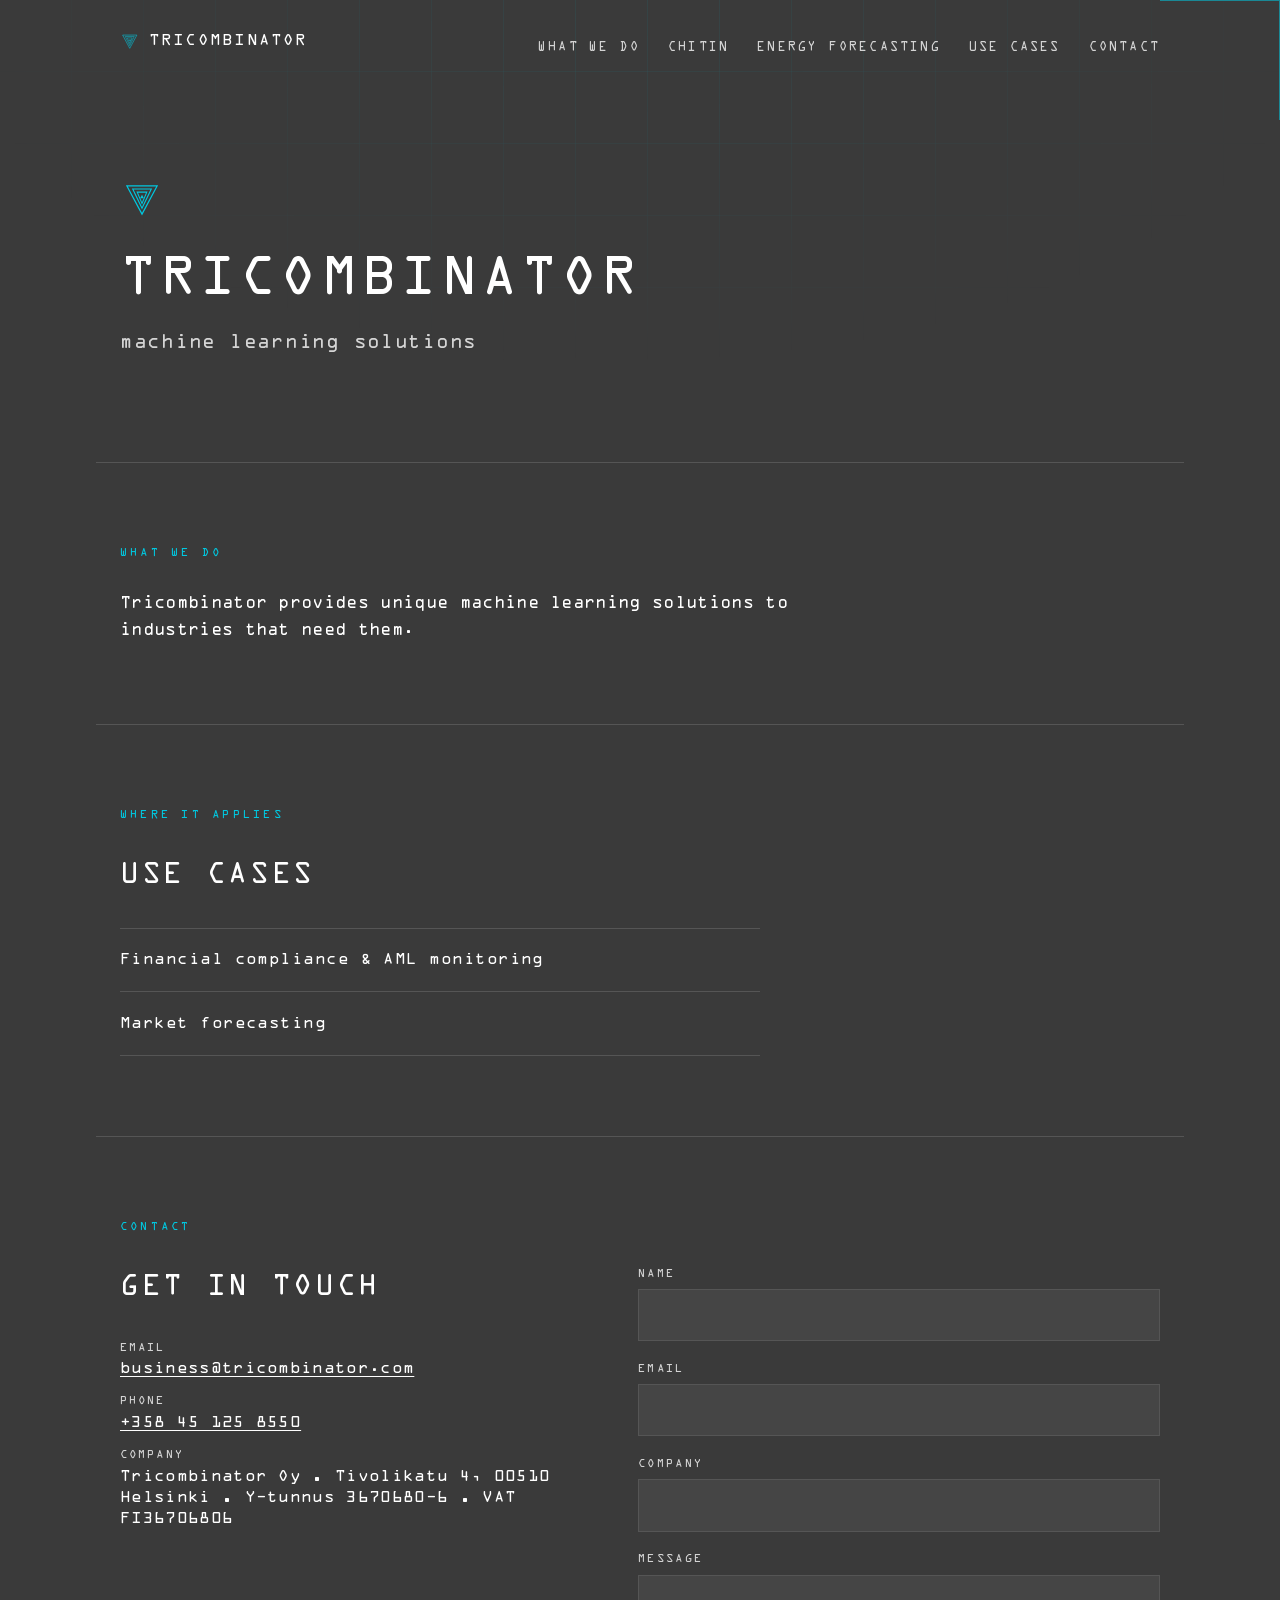
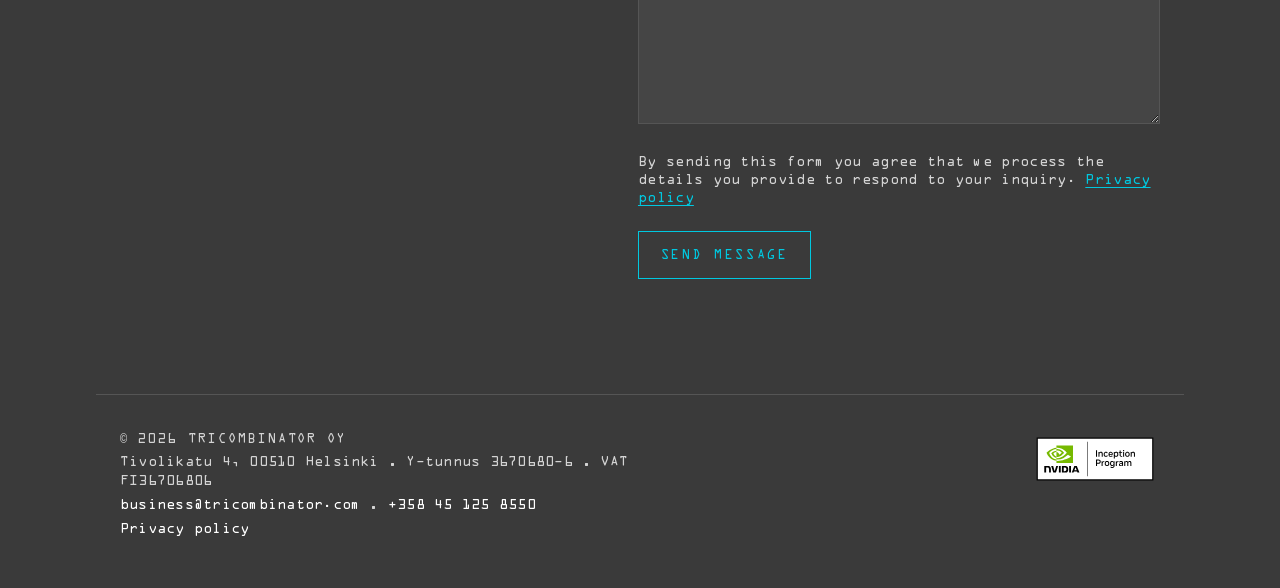
<file: index.html>
<!DOCTYPE html>
<html lang="en">
  <head>
    <meta charset="utf-8" />
    <meta name="viewport" content="width=device-width, initial-scale=1" />
    <title>Tricombinator — Reliability infrastructure for agentic AI</title>
    <meta
      name="description"
      content="Tricombinator builds reliability infrastructure for agentic AI systems — an uncertainty-detection layer that helps agents escalate, defer, or ask for help instead of failing with confidence."
    />
    <link rel="canonical" href="https://tricombinator.com/" />

    <meta property="og:type" content="website" />
    <meta property="og:url" content="https://tricombinator.com/" />
    <meta property="og:site_name" content="Tricombinator" />
    <meta property="og:title" content="Tricombinator — Reliability infrastructure for agentic AI" />
    <meta
      property="og:description"
      content="An uncertainty-detection layer for AI agent systems. Safer, more reliable automation when a wrong answer is costlier than a slow one."
    />
    <meta property="og:locale" content="en_US" />

    <meta name="twitter:card" content="summary" />
    <meta name="twitter:title" content="Tricombinator — Reliability infrastructure for agentic AI" />
    <meta
      name="twitter:description"
      content="Reliability infrastructure for agentic AI systems. Helping agents recognize when they are likely to be wrong."
    />

    <meta name="theme-color" content="#3a3a3a" />
    <link rel="icon" href="favicon.svg" type="image/svg+xml" />

    <link rel="stylesheet" href="styles.css" />
  </head>
  <body>
    <a class="skip-link" href="#main">Skip to content</a>

    <header class="site-header">
      <a class="wordmark" href="/"><img class="logo-mark" src="logo.svg" alt="" />Tricombinator</a>
      <nav class="nav" aria-label="Primary">
        <a href="/#what-we-do">What we do</a>
        <a href="/chitin.html">Chitin</a>
        <a href="/energy-forecasting.html">Energy forecasting</a>
        <a href="/#use-cases">Use cases</a>
        <a href="/#contact">Contact</a>
      </nav>
    </header>

    <main id="main">
      <section class="hero" id="top">
        <img class="hero-logo" src="logo.svg" alt="" />
        <h1>Tricombinator</h1>
        <p class="tagline">machine learning solutions</p>
      </section>

      <section class="section" id="what-we-do">
        <p class="section-label">What we do</p>
        <div class="prose">
          <p>
            Tricombinator provides unique machine learning solutions to industries that need them.
          </p>
        </div>
      </section>

      <section class="section" id="use-cases">
        <p class="section-label">Where it applies</p>
        <h2>Use cases</h2>
        <ul class="use-list">
          <li><a href="/chitin.html">Financial compliance &amp; AML monitoring</a></li>
          <li><a href="/energy-forecasting.html">Market forecasting</a></li>
        </ul>
      </section>

      <section class="section contact" id="contact">
        <p class="section-label">Contact</p>
        <div class="contact-grid">
                    <div>
            <h2>Get in touch</h2>
            <ul class="contact-details">
              <li>
                <span class="contact-label">Email</span>
                <a href="mailto:business@tricombinator.com">business@tricombinator.com</a>
              </li>
              <li>
                <span class="contact-label">Phone</span>
                <a href="tel:+358451258550">+358 45 125 8550</a>
              </li>
              <li>
                <span class="contact-label">Company</span>
                Tricombinator Oy · Tivolikatu 4, 00510 Helsinki · Y-tunnus 3670680-6 · VAT FI36706806
              </li>
            </ul>
          </div>

          <form id="contact-form">
            <input type="hidden" name="subject" value="Inquiry from tricombinator.com" />
            <input type="checkbox" name="botcheck" class="hp" tabindex="-1" autocomplete="off" aria-hidden="true" />

            <label>
              Name
              <input type="text" name="name" autocomplete="name" required />
            </label>
            <label>
              Email
              <input type="email" name="email" autocomplete="email" required />
            </label>
            <label>
              Company
              <input type="text" name="company" autocomplete="organization" />
            </label>
            <label>
              Message
              <textarea name="message" rows="5" required></textarea>
            </label>

            <p class="form-privacy">
              By sending this form you agree that we process the details you
              provide to respond to your inquiry.
              <a href="/privacy.html">Privacy policy</a>
            </p>
            <button type="submit" id="submit-btn">Send message</button>
            <p class="form-status" id="form-status" role="status" aria-live="polite"></p>
          </form>
        </div>
      </section>
    </main>

        <footer class="site-footer">
      <div class="footer-legal">
        <p class="footer-copy">© 2026 Tricombinator Oy</p>
        <p class="footer-ids">
          Tivolikatu 4, 00510 Helsinki · Y-tunnus 3670680-6 · VAT FI36706806
        </p>
        <p class="footer-contact">
          <a href="mailto:business@tricombinator.com">business@tricombinator.com</a>
          ·
          <a href="tel:+358451258550">+358 45 125 8550</a>
        </p>
        <p class="footer-links">
          <a href="/privacy.html">Privacy policy</a>
        </p>
      </div>
      <a class="inception-badge" href="https://www.nvidia.com/en-us/startups/">
        <img
          src="nvidia-inception-program-badge.svg"
          alt="NVIDIA Inception Program"
          width="160"
          height="69"
        />
      </a>
    </footer>

    <script src="script.js"></script>
  </body>
</html>
</file>
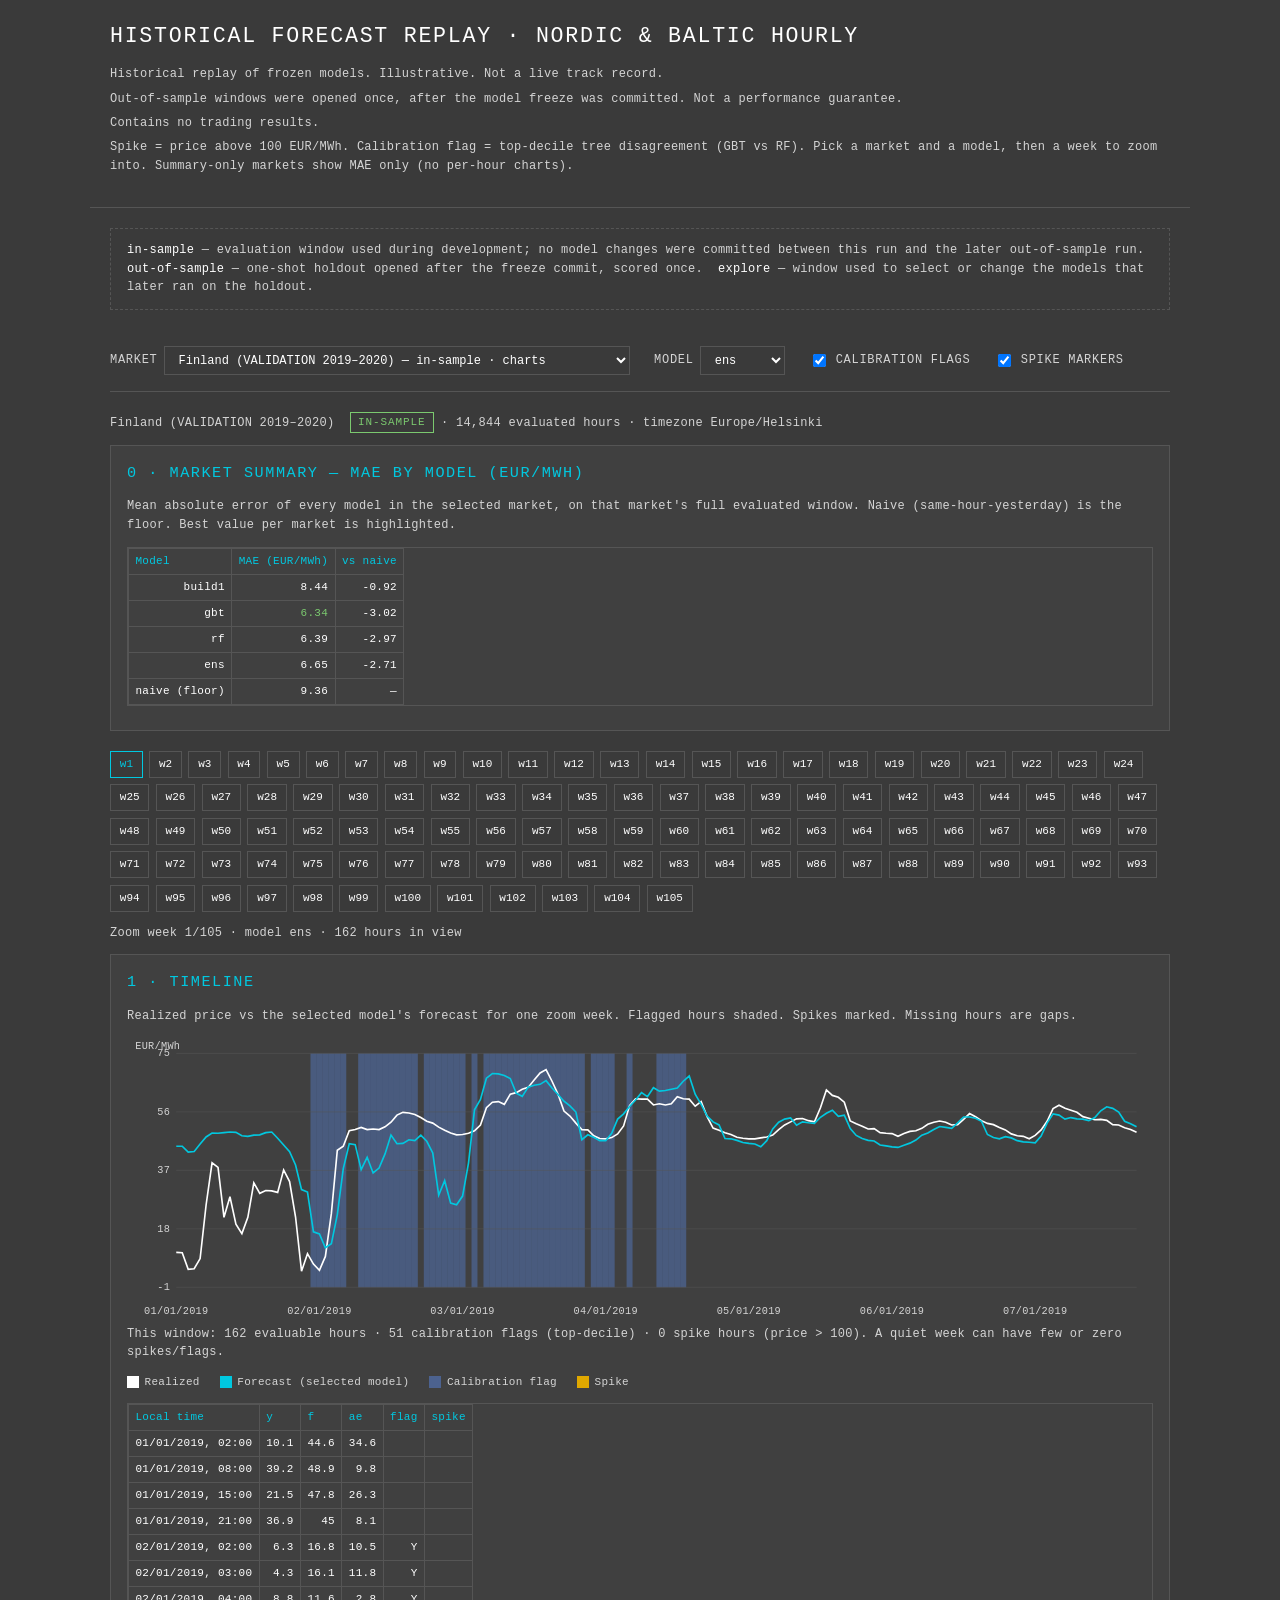
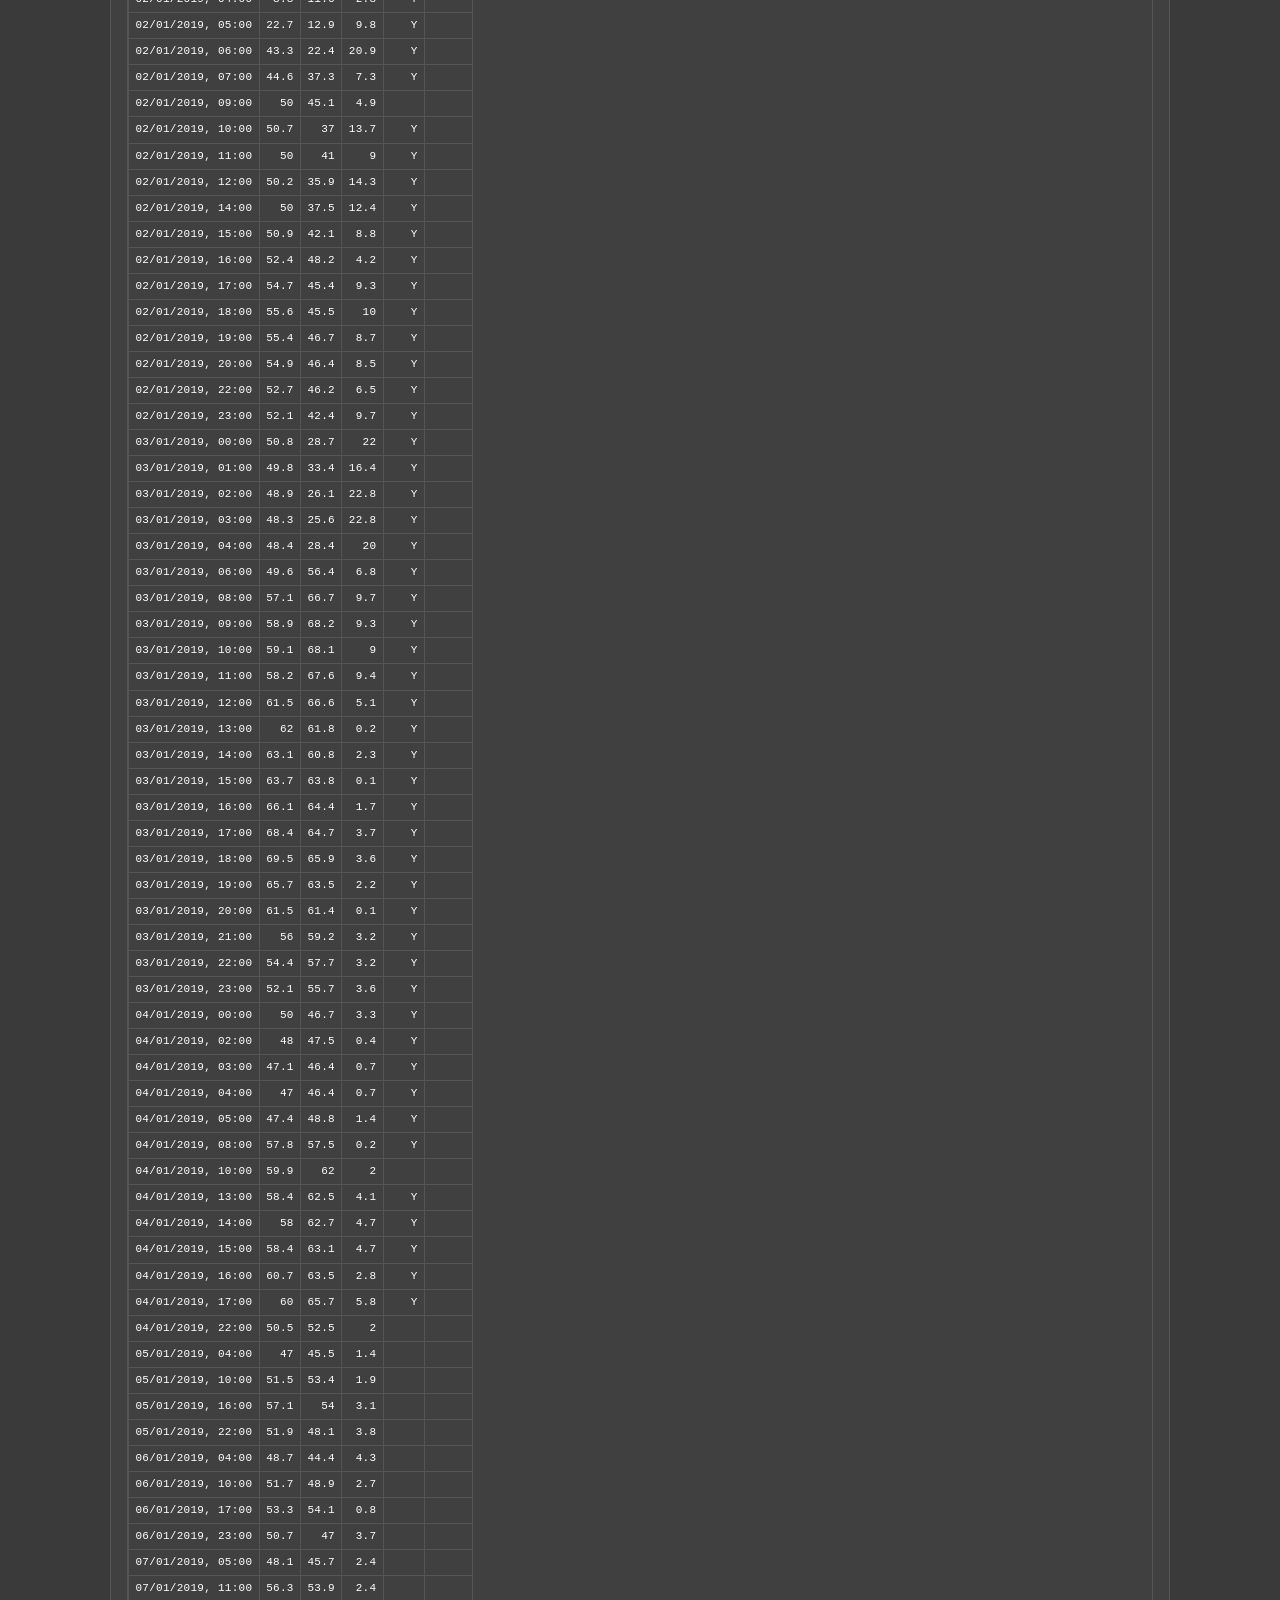
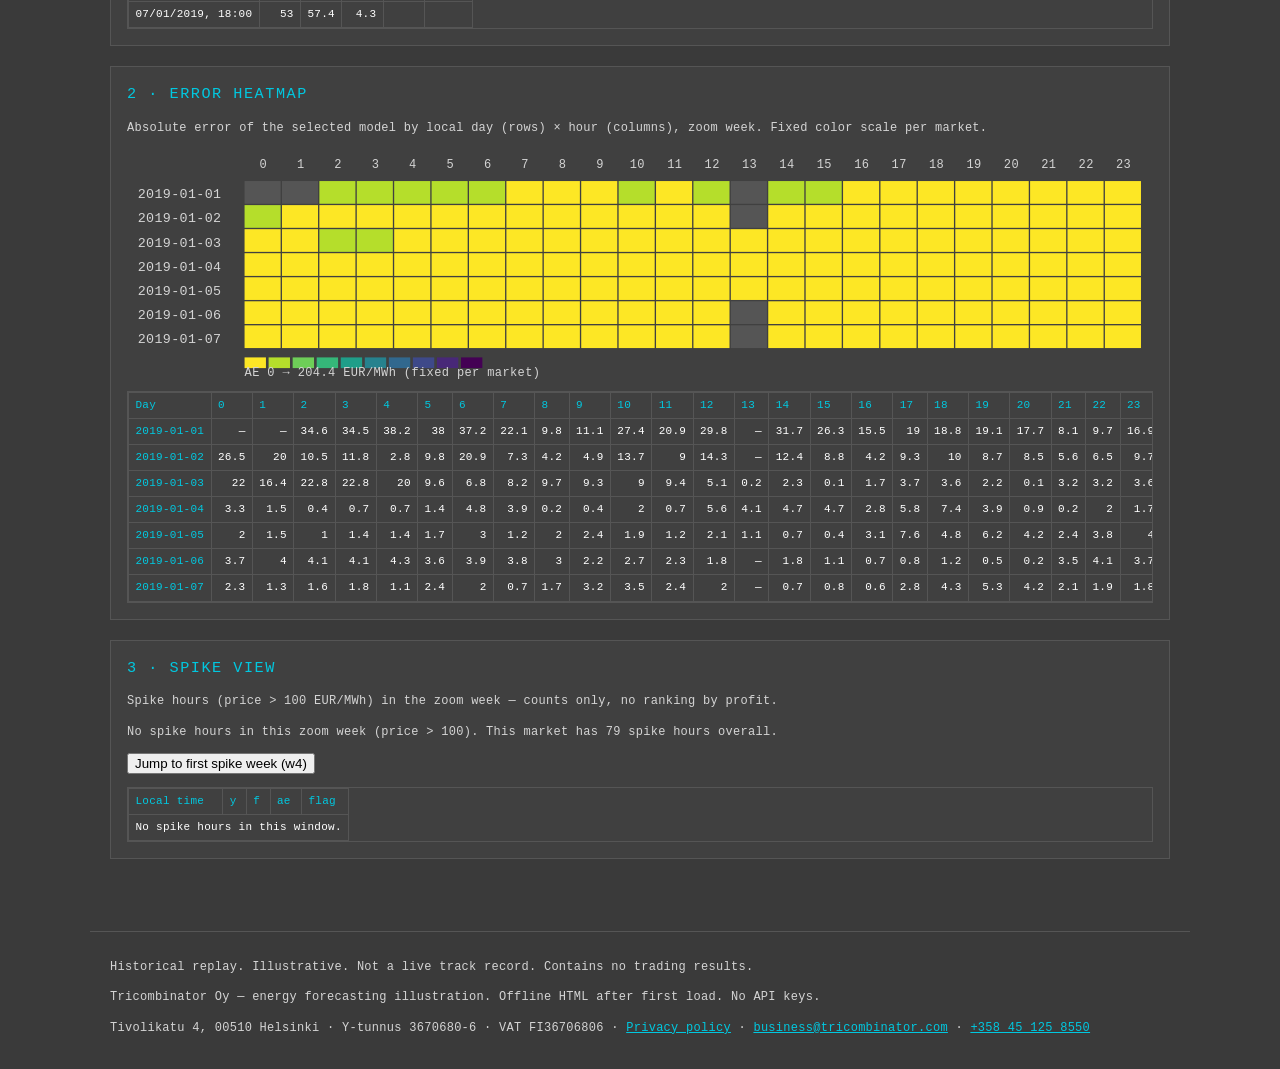
<file: replay/index.html>
<!DOCTYPE html>
<html lang="en">
<head>
<!-- build replay-v5: multi-market, multi-model, in/out-of-sample -->
<meta charset="utf-8"/>
<meta name="viewport" content="width=device-width, initial-scale=1"/>
<title>Historical forecast replay — Tricombinator</title>
<meta name="description" content="Historical replay of frozen hourly electricity price forecasts across Finnish, Swedish, Estonian, Danish and Norwegian markets. In-sample, explore and one-shot out-of-sample windows. Not a live track record. Contains no trading results."/>
<style>
:root {
  --bg:#3a3a3a; --ink:#ffffff; --muted:#d4d4d4; --line:#555555;
  --accent:#00c8e0; --flag:#5b8def; --spike:#e0a800; --err:#c44e52;
  --insample:#7bc96f; --oosample:#5b8def; --explorec:#e07b39;
  --mono:"OCR-A","Courier New",Courier,monospace;
}
* { box-sizing:border-box; }
body {
  margin:0; background:var(--bg); color:var(--ink);
  font-family:var(--mono); font-size:14px; line-height:1.55;
  letter-spacing:0.02em; overflow-x:hidden;
}
header, footer, main { max-width:1100px; margin:0 auto; padding:1.25rem 1.25rem; width:100%; box-sizing:border-box; }
header { border-bottom:1px solid var(--line); }
footer { border-top:1px solid var(--line); margin-top:2rem; color:var(--muted); font-size:12px; }
h1 { font-size:1.35rem; font-weight:400; letter-spacing:0.08em; text-transform:uppercase; margin:0 0 0.75rem; }
h2 { font-size:0.95rem; font-weight:400; letter-spacing:0.1em; text-transform:uppercase; color:var(--accent); margin:0 0 0.75rem; }
.banner { margin:0.35rem 0; color:var(--muted); font-size:12px; }
.controls {
  display:flex; flex-wrap:wrap; gap:1rem 1.5rem; align-items:center;
  padding:1rem 0; border-bottom:1px solid var(--line); margin-bottom:1.25rem;
}
.controls label { display:inline-flex; align-items:center; gap:0.4rem; cursor:pointer; font-size:12px; letter-spacing:0.06em; text-transform:uppercase; color:var(--muted); }
.controls select, .controls button, .winbtns button {
  background:var(--bg); color:var(--ink); border:1px solid var(--line);
  font:inherit; padding:0.35rem 0.6rem; border-radius:0; cursor:pointer;
}
.controls select:focus, .controls button:focus, .winbtns button:focus { outline:1px solid var(--accent); }
.panel {
  border:1px solid var(--line); padding:1rem; margin:0 0 1.25rem; background:#404040;
  overflow-x:hidden; max-width:100%;
}
.panel p.note { color:var(--muted); font-size:12px; margin:0.5rem 0 0; }
.meta-line { color:var(--muted); font-size:12px; margin:0 0 0.75rem; }
svg { display:block; width:100%; height:auto; max-height:340px; max-width:100%; }
.legend { display:flex; flex-wrap:wrap; gap:0.75rem 1.25rem; font-size:11px; color:var(--muted); margin:0.5rem 0 0; }
.legend span i { display:inline-block; width:12px; height:12px; margin-right:0.35rem; vertical-align:middle; }
.tag { display:inline-block; padding:0.05rem 0.45rem; border:1px solid; font-size:11px; letter-spacing:0.08em; text-transform:uppercase; margin-left:0.5rem; vertical-align:middle; }
.tag.in-sample { color:var(--insample); border-color:var(--insample); }
.tag.out-of-sample { color:var(--oosample); border-color:var(--oosample); }
.tag.explore { color:var(--explorec); border-color:var(--explorec); }
.table-wrap {
  width:100%; max-width:100%; overflow-x:auto; -webkit-overflow-scrolling:touch;
  margin-top:0.75rem; border:1px solid var(--line);
}
table.fallback {
  width:max-content; max-width:none; border-collapse:collapse; font-size:11px; margin:0;
}
table.fallback th, table.fallback td {
  border:1px solid var(--line); padding:0.25rem 0.4rem; text-align:right; white-space:nowrap;
}
table.fallback th { color:var(--accent); font-weight:400; text-align:left; }
.heat-wrap { overflow-x:auto; max-width:100%; }
.winbtns { display:flex; flex-wrap:wrap; gap:0.4rem; margin:0 0 0.75rem; }
.winbtns button { font-size:11px; padding:0.25rem 0.55rem; }
.winbtns button.on { border-color:var(--accent); color:var(--accent); }
#maeTable td.win { color:var(--insample); }
#labelsBox { margin:0 0 1.25rem; padding:0.75rem 1rem; border:1px dashed var(--line); font-size:12px; color:var(--muted); }
#labelsBox b { color:var(--ink); font-weight:400; }
#loadStatus { color:var(--accent); font-size:12px; margin:0 0 1rem; }
#tooltip {
  position:fixed; pointer-events:none; z-index:20; display:none;
  background:#1e1e1e; color:#fff; border:1px solid var(--accent);
  padding:0.35rem 0.5rem; font-size:11px; max-width:280px;
}
a { color:var(--accent); }
</style>
</head>
<body>
<header>
  <h1>Historical forecast replay · Nordic &amp; Baltic hourly</h1>
  <p class="banner">Historical replay of frozen models. Illustrative. Not a live track record.</p>
  <p class="banner">Out-of-sample windows were opened once, after the model freeze was committed. Not a performance guarantee.</p>
  <p class="banner">Contains no trading results.</p>
  <p class="meta-line">Spike = price above 100 EUR/MWh. Calibration flag = top-decile tree disagreement (GBT vs RF). Pick a market and a model, then a week to zoom into. Summary-only markets show MAE only (no per-hour charts).</p>
</header>
<main>
  <div id="labelsBox">
    <b>in-sample</b> — evaluation window used during development; no model changes were committed between this run and the later out-of-sample run.&nbsp;
    <b>out-of-sample</b> — one-shot holdout opened after the freeze commit, scored once.&nbsp;
    <b>explore</b> — window used to select or change the models that later ran on the holdout.
  </div>
  <p id="loadStatus">Loading replay data…</p>

  <div class="controls" role="group" aria-label="Replay controls">
    <label>Market <select id="marketSel" aria-label="Select market"></select></label>
    <label>Model <select id="modelSel" aria-label="Select model"></select></label>
    <label><input type="checkbox" id="togFlag" checked/> Calibration flags</label>
    <label><input type="checkbox" id="togSpike" checked/> Spike markers</label>
  </div>
  <p id="marketMeta" class="meta-line"></p>

  <section class="panel" aria-labelledby="p0">
    <h2 id="p0">0 · Market summary — MAE by model (EUR/MWh)</h2>
    <p class="meta-line">Mean absolute error of every model in the selected market, on that market's full evaluated window. Naive (same-hour-yesterday) is the floor. Best value per market is highlighted.</p>
    <div class="table-wrap"><table class="fallback" id="maeTable" aria-label="MAE by model"></table></div>
    <p class="note" id="marketNote"></p>
  </section>

  <div class="winbtns" id="winBtns" role="group" aria-label="Zoom week"></div>
  <p id="windowMeta" class="meta-line"></p>

  <section class="panel" aria-labelledby="p1">
    <h2 id="p1">1 · Timeline</h2>
    <p class="meta-line">Realized price vs the selected model's forecast for one zoom week. Flagged hours shaded. Spikes marked. Missing hours are gaps.</p>
    <div id="timeline"></div>
    <div class="legend">
      <span><i style="background:#fff"></i>Realized</span>
      <span><i style="background:var(--accent)"></i>Forecast (selected model)</span>
      <span><i style="background:var(--flag);opacity:0.45"></i>Calibration flag</span>
      <span><i style="background:var(--spike)"></i>Spike</span>
    </div>
    <div class="table-wrap"><table class="fallback" id="timelineTable" aria-label="Timeline data table"></table></div>
  </section>

  <section class="panel" aria-labelledby="p2">
    <h2 id="p2">2 · Error heatmap</h2>
    <p class="meta-line">Absolute error of the selected model by local day (rows) × hour (columns), zoom week. Fixed color scale per market.</p>
    <div class="heat-wrap" id="heatmap"></div>
    <div class="table-wrap"><table class="fallback" id="heatTable" aria-label="Error heatmap data table"></table></div>
  </section>

  <section class="panel" aria-labelledby="p3">
    <h2 id="p3">3 · Spike view</h2>
    <p class="meta-line">Spike hours (price &gt; 100 EUR/MWh) in the zoom week — counts only, no ranking by profit.</p>
    <div id="spikeSummary" class="meta-line"></div>
    <p id="spikeActions" class="meta-line"></p>
    <div class="table-wrap"><table class="fallback" id="spikeTable" aria-label="Spike hours table">
      <thead><tr><th>Local time</th><th>y</th><th>f</th><th>ae</th><th>flag</th></tr></thead>
      <tbody><tr><td colspan="5">Loading…</td></tr></tbody>
    </table></div>
  </section>
</main>
<footer>
  <p class="banner">Historical replay. Illustrative. Not a live track record. Contains no trading results.</p>
  <p>Tricombinator Oy — energy forecasting illustration. Offline HTML after first load. No API keys.</p>
  <p>Tivolikatu 4, 00510 Helsinki · Y-tunnus 3670680-6 · VAT FI36706806 · <a href="/privacy.html">Privacy policy</a> · <a href="mailto:business@tricombinator.com">business@tricombinator.com</a> · <a href="tel:+358451258550">+358 45 125 8550</a></p>
</footer>
<div id="tooltip" role="tooltip"></div>
<script>
(function () {
  "use strict";
  const EPOCH_MS = 3600000;
  const PAL = ["#fde725","#b5de2b","#6ece58","#35b779","#1f9e89","#26828e","#31688e","#3e4989","#482878","#440154"];
  const tooltip = document.getElementById("tooltip");
  const marketSel = document.getElementById("marketSel");
  const modelSel = document.getElementById("modelSel");
  const statusEl = document.getElementById("loadStatus");

  let DATA = null;
  let marketKeys = [];
  let curMarket = null;
  let curModel = null;
  let curWeek = 0;

  function colorScale(v, vmin, vmax) {
    if (v == null || !isFinite(v)) return "#555";
    const t = Math.max(0, Math.min(1, (v - vmin) / (vmax - vmin || 1)));
    return PAL[Math.min(PAL.length - 1, Math.floor(t * (PAL.length - 1)))];
  }
  function parseUTC(s) { return new Date(s); }
  function pad(n) { return n < 10 ? "0" + n : "" + n; }
  function fmtLocal(d, tz) {
    return d.toLocaleString("en-GB", {
      timeZone: tz, year:"numeric", month:"2-digit", day:"2-digit",
      hour:"2-digit", minute:"2-digit", hour12:false
    });
  }
  function localParts(date, tz) {
    const f = new Intl.DateTimeFormat("en-GB", {
      timeZone: tz, year:"numeric", month:"2-digit", day:"2-digit",
      hour:"2-digit", minute:"2-digit", hour12:false
    });
    const parts = Object.fromEntries(
      f.formatToParts(date).filter(p => p.type !== "literal").map(p => [p.type, p.value])
    );
    return {
      y: +parts.year, m: +parts.month, d: +parts.day, h: +parts.hour,
      key: parts.year + "-" + parts.month + "-" + parts.day
    };
  }
  function showTip(ev, html) {
    tooltip.style.display = "block";
    tooltip.innerHTML = html;
    tooltip.style.left = Math.min(ev.clientX + 12, window.innerWidth - 200) + "px";
    tooltip.style.top = Math.min(ev.clientY + 12, window.innerHeight - 80) + "px";
  }
  function hideTip() { tooltip.style.display = "none"; }

  function loadMarket(m) {
    if (m._decoded || !m.model_cols) return;
    m._decoded = {};
    for (const [c, cols] of Object.entries(m.model_cols)) {
      const rows = new Array(cols.t.length);
      for (let i = 0; i < cols.t.length; i++) {
        const rec = {
          t: new Date(cols.t[i] * EPOCH_MS).toISOString().replace(".000Z", "Z")
        };
        if (cols.y[i] != null) rec.y = cols.y[i];
        if (cols.f[i] != null) rec.f = cols.f[i];
        if (cols.ae[i] != null) rec.ae = cols.ae[i];
        if (cols.fl && cols.fl[i] === "1") rec.fl = true;
        if (cols.sp && cols.sp[i] === "1") rec.sp = true;
        rows[i] = rec;
      }
      m._decoded[c] = rows;
    }
    m.model_hours = m._decoded;
  }

  function marketHours() {
    const m = DATA.markets[curMarket];
    if (!m.per_hour) return [];
    loadMarket(m);
    return (m.model_hours && m.model_hours[curModel]) || [];
  }

  function weekWindows(hours) {
    if (!hours.length) return [];
    const t0 = parseUTC(hours[0].t).getTime();
    const t1 = parseUTC(hours[hours.length - 1].t).getTime();
    const weeks = [];
    for (let t = t0; t <= t1; t += 7 * 86400000) {
      weeks.push({ start: t, end: Math.min(t + 6.9 * 86400000, t1) });
    }
    return weeks;
  }

  function populateMarkets() {
    marketSel.innerHTML = marketKeys.map(k => {
      const m = DATA.markets[k];
      const kind = m.per_hour ? "charts" : "summary only";
      return `<option value="${k}">${m.name} — ${m.label} · ${kind}</option>`;
    }).join("");
  }

  function populateModels() {
    const m = DATA.markets[curMarket];
    modelSel.innerHTML = m.models.map(c => `<option value="${c}">${c}</option>`).join("");
    if (m.models.includes("tree_ens")) modelSel.value = "tree_ens";
    else if (m.models.includes("ens")) modelSel.value = "ens";
    else modelSel.value = m.models[m.models.length - 1];
    curModel = modelSel.value;
  }

  function renderWinButtons(weeks) {
    const el = document.getElementById("winBtns");
    if (!weeks.length) { el.innerHTML = ""; return; }
    el.innerHTML = weeks.map((w, i) =>
      `<button type="button" data-i="${i}" class="${i === curWeek ? "on" : ""}">w${i + 1}</button>`
    ).join("");
    el.querySelectorAll("button").forEach(b => {
      b.addEventListener("click", () => { curWeek = +b.dataset.i; render(); });
    });
  }

  function renderSummary() {
    const m = DATA.markets[curMarket];
    const entries = Object.entries(m.mae || {});
    const vals = entries.map(e => e[1]).filter(v => v != null);
    const best = vals.length ? Math.min(...vals) : null;
    const naive = m.mae ? m.mae.naive : null;
    let rows = `<thead><tr><th>Model</th><th>MAE (EUR/MWh)</th><th>vs naive</th></tr></thead><tbody>`;
    for (const [c, v] of entries) {
      const dv = (naive != null && v != null && c !== "naive") ? (v - naive).toFixed(2) : "—";
      rows += `<tr><td>${c}${c === "naive" ? " (floor)" : ""}</td>` +
              `<td class="${v === best ? "win" : ""}">${v}</td><td>${dv}</td></tr>`;
    }
    rows += "</tbody>";
    document.getElementById("maeTable").innerHTML = rows;
    document.getElementById("marketNote").textContent =
      (m.note || "") + (m.per_hour ? "" : " Per-hour replay not stored for this window; summary values only.");
    document.getElementById("marketMeta").innerHTML =
      `${m.name} <span class="tag ${m.label}">${m.label}</span> · ` +
      `${(m.n_hours || 0).toLocaleString()} evaluated hours · timezone ${m.tz}`;
  }

  function renderTimeline(wh, tz, showFlag, showSpike) {
    const W = 1000, H = 280, padL = 48, padR = 16, padT = 16, padB = 36;
    const innerW = W - padL - padR, innerH = H - padT - padB;
    let ymin = Infinity, ymax = -Infinity;
    for (const rec of wh) {
      if (!rec) continue;
      if (rec.y != null) { ymin = Math.min(ymin, rec.y); ymax = Math.max(ymax, rec.y); }
      if (rec.f != null) { ymin = Math.min(ymin, rec.f); ymax = Math.max(ymax, rec.f); }
    }
    if (!isFinite(ymin)) { ymin = 0; ymax = 1; }
    const ypad = (ymax - ymin) * 0.08 || 1;
    ymin -= ypad; ymax += ypad;
    const n = wh.length;
    const x = i => padL + (i / Math.max(n - 1, 1)) * innerW;
    const y = v => padT + (1 - (v - ymin) / (ymax - ymin || 1)) * innerH;

    let flagRects = "";
    if (showFlag) {
      for (let i = 0; i < n; i++) {
        if (wh[i] && wh[i].fl) {
          const x0 = x(i) - (innerW / Math.max(n - 1, 1)) / 2;
          const w = innerW / Math.max(n - 1, 1);
          flagRects += `<rect x="${x0}" y="${padT}" width="${Math.max(w,1.5)}" height="${innerH}" fill="#5b8def" opacity="0.35"/>`;
        }
      }
    }
    function linePath(key) {
      let d = "", pen = false;
      for (let i = 0; i < n; i++) {
        const v = wh[i] ? wh[i][key] : null;
        if (v == null) { pen = false; continue; }
        d += `${pen ? "L" : "M"}${x(i).toFixed(2)} ${y(v).toFixed(2)} `;
        pen = true;
      }
      return d;
    }
    let spikes = "";
    if (showSpike) {
      for (let i = 0; i < n; i++) {
        const rec = wh[i];
        if (rec && rec.sp && rec.y != null) {
          spikes += `<circle cx="${x(i).toFixed(2)}" cy="${y(rec.y).toFixed(2)}" r="4.5" fill="#e0a800" stroke="#ffffff" stroke-width="1.2"/>`;
        }
      }
    }
    let yticks = "";
    for (let k = 0; k <= 4; k++) {
      const v = ymin + (ymax - ymin) * k / 4;
      const yy = y(v);
      yticks += `<line x1="${padL}" y1="${yy}" x2="${W-padR}" y2="${yy}" stroke="#555" stroke-width="0.5"/>`;
      yticks += `<text x="${padL-6}" y="${yy+3}" fill="#d4d4d4" font-size="10" text-anchor="end">${v.toFixed(0)}</text>`;
    }
    let xticks = "";
    for (let i = 0; i < n; i += 24) {
      const lab = fmtLocal(parseUTC(wh[i].t), tz).slice(0, 10);
      xticks += `<text x="${x(i)}" y="${H-10}" fill="#d4d4d4" font-size="10" text-anchor="middle">${lab}</text>`;
    }
    document.getElementById("timeline").innerHTML =
      `<svg viewBox="0 0 ${W} ${H}" role="img" aria-label="Timeline of realized price and forecast">` +
      `${flagRects}${yticks}` +
      `<path d="${linePath("y")}" fill="none" stroke="#ffffff" stroke-width="1.6"/>` +
      `<path d="${linePath("f")}" fill="none" stroke="#00c8e0" stroke-width="1.6"/>` +
      `${spikes}${xticks}` +
      `<text x="8" y="12" fill="#d4d4d4" font-size="10">EUR/MWh</text></svg>`;

    const rows = [];
    for (let i = 0; i < n; i++) {
      const rec = wh[i];
      if (!rec) continue;
      if (i % 6 === 0 || rec.sp || rec.fl) {
        rows.push(`<tr><td>${fmtLocal(parseUTC(rec.t), tz)}</td>` +
          `<td>${rec.y != null ? rec.y : "—"}</td>` +
          `<td>${rec.f != null ? rec.f : "—"}</td>` +
          `<td>${rec.ae != null ? rec.ae : "—"}</td>` +
          `<td>${rec.fl ? "Y" : ""}</td><td>${rec.sp ? "Y" : ""}</td></tr>`);
      }
    }
    document.getElementById("timelineTable").innerHTML =
      `<thead><tr><th>Local time</th><th>y</th><th>f</th><th>ae</th><th>flag</th><th>spike</th></tr></thead>` +
      `<tbody>${rows.join("")}</tbody>`;

    let nFlag = 0, nSpike = 0, nHit = 0;
    for (const rec of wh) {
      if (!rec) continue;
      nHit++;
      if (rec.fl) nFlag++;
      if (rec.sp) nSpike++;
    }
    let countEl = document.getElementById("timelineCounts");
    if (!countEl) {
      countEl = document.createElement("p");
      countEl.id = "timelineCounts";
      countEl.className = "meta-line";
      document.getElementById("timeline").after(countEl);
    }
    countEl.textContent =
      `This window: ${nHit} evaluable hours · ${nFlag} calibration flags (top-decile) · ` +
      `${nSpike} spike hours (price > 100). A quiet week can have few or zero spikes/flags.`;
  }

  function renderHeatmap(wh, tz, aeExt) {
    const days = new Map();
    for (const rec of wh) {
      if (!rec) continue;
      const p = localParts(parseUTC(rec.t), tz);
      if (!days.has(p.key)) days.set(p.key, Array(24).fill(null));
      days.get(p.key)[p.h] = rec;
    }
    const dayKeys = Array.from(days.keys()).sort();
    if (!dayKeys.length) {
      document.getElementById("heatmap").innerHTML = "";
      document.getElementById("heatTable").innerHTML = "";
      return;
    }
    const cellW = 28, cellH = 18, padL = 88, padT = 24;
    const W = padL + 24 * cellW + 8;
    const H = padT + dayKeys.length * cellH + 8;
    let cells = "", tableRows = "";
    dayKeys.forEach((dk, di) => {
      const row = days.get(dk);
      let tr = `<tr><th scope="row">${dk}</th>`;
      for (let h = 0; h < 24; h++) {
        const rec = row[h];
        const ae = rec ? rec.ae : null;
        const fill = ae == null ? "#555" : colorScale(ae, aeExt.vmin, aeExt.vmax);
        const x = padL + h * cellW, y = padT + di * cellH;
        const title = rec
          ? `${dk} ${pad(h)}:00 ae=${rec.ae} y=${rec.y} f=${rec.f} flag=${rec.fl ? "Y" : ""} spike=${rec.sp ? "Y" : ""}`
          : `${dk} ${pad(h)}:00 (gap)`;
        cells += `<rect x="${x}" y="${y}" width="${cellW-1}" height="${cellH-1}" fill="${fill}" data-tip="${title.replace(/"/g, "&quot;")}"/>`;
        tr += `<td>${ae == null ? "—" : ae}</td>`;
      }
      tableRows += tr + "</tr>";
      cells += `<text x="8" y="${padT + di * cellH + 13}" fill="#d4d4d4" font-size="10">${dk}</text>`;
    });
    let headers = "";
    for (let h = 0; h < 24; h++) {
      headers += `<text x="${padL + h * cellW + cellW/2}" y="14" fill="#d4d4d4" font-size="9" text-anchor="middle">${h}</text>`;
    }
    let leg = "";
    for (let i = 0; i < PAL.length; i++) {
      leg += `<rect x="${padL + i * 18}" y="${H - 2}" width="16" height="8" fill="${PAL[i]}"/>`;
    }
    const el = document.getElementById("heatmap");
    el.innerHTML =
      `<svg viewBox="0 0 ${W} ${H + 14}" role="img" aria-label="Absolute error heatmap">` +
      `${headers}${cells}${leg}` +
      `<text x="${padL}" y="${H + 12}" fill="#d4d4d4" font-size="9">AE ${aeExt.vmin} → ${aeExt.vmax.toFixed(1)} EUR/MWh (fixed per market)</text></svg>`;
    el.querySelectorAll("rect[data-tip]").forEach(r => {
      r.addEventListener("mousemove", ev => showTip(ev, r.getAttribute("data-tip")));
      r.addEventListener("mouseleave", hideTip);
    });
    let th = "<tr><th>Day</th>";
    for (let h = 0; h < 24; h++) th += `<th>${h}</th>`;
    document.getElementById("heatTable").innerHTML = `<thead>${th}</thead><tbody>${tableRows}</tbody>`;
  }

  function firstSpikeWeek(hours, weeks) {
    for (let i = 0; i < weeks.length; i++) {
      const wk = weeks[i];
      if (hours.some(r => r && r.sp && (() => {
        const t = parseUTC(r.t).getTime();
        return t >= wk.start && t <= wk.end;
      })())) return i;
    }
    return -1;
  }

  function renderSpikes(wh, tz, hours, weeks) {
    const spikes = wh.filter(r => r && r.sp);
    const flagged = spikes.filter(s => s.fl).length;
    const marketSpikes = hours.filter(r => r && r.sp).length;
    const actions = document.getElementById("spikeActions");
    if (!spikes.length) {
      document.getElementById("spikeSummary").textContent =
        marketSpikes
          ? `No spike hours in this zoom week (price > 100). This market has ${marketSpikes} spike hour${marketSpikes === 1 ? "" : "s"} overall.`
          : "No spike hours in this zoom week (price > 100). This market has none overall.";
      document.querySelector("#spikeTable tbody").innerHTML =
        `<tr><td colspan="5">No spike hours in this window.</td></tr>`;
      const wi = firstSpikeWeek(hours, weeks);
      if (wi >= 0) {
        actions.innerHTML =
          `<button type="button" id="jumpSpike">Jump to first spike week (w${wi + 1})</button>`;
        document.getElementById("jumpSpike").addEventListener("click", () => {
          curWeek = wi; render();
        });
      } else {
        actions.textContent = "";
      }
      return;
    }
    document.getElementById("spikeSummary").textContent =
      `Spike hours in this zoom week: ${spikes.length}. Calibration flag on ${flagged} of them. Market total: ${marketSpikes}.`;
    actions.textContent = "";
    const body = spikes.map(s =>
      `<tr><td>${fmtLocal(parseUTC(s.t), tz)}</td>` +
      `<td>${s.y != null ? s.y : "—"}</td>` +
      `<td>${s.f != null ? s.f : "—"}</td>` +
      `<td>${s.ae != null ? s.ae : "—"}</td>` +
      `<td>${s.fl ? "Y" : ""}</td></tr>`
    ).join("");
    document.querySelector("#spikeTable tbody").innerHTML = body;
  }

  function clearPerHour() {
    document.getElementById("winBtns").innerHTML = "";
    document.getElementById("windowMeta").textContent =
      "Summary-only window: per-hour charts were not stored for this test. MAE table above is the full result.";
    const msg =
      `<p class="meta-line" style="margin:0.75rem 0">No per-hour series for this window — charts apply only to markets labeled “charts” in the market list.</p>`;
    document.getElementById("timeline").innerHTML = msg;
    document.getElementById("heatmap").innerHTML = msg;
    document.getElementById("timelineTable").innerHTML = "";
    document.getElementById("heatTable").innerHTML = "";
    document.getElementById("spikeSummary").textContent =
      "No per-hour spike log for this summary-only window.";
    document.getElementById("spikeActions").textContent = "";
    document.querySelector("#spikeTable tbody").innerHTML =
      `<tr><td colspan="5">No per-hour spike data for this window.</td></tr>`;
    const c = document.getElementById("timelineCounts");
    if (c) c.textContent = "";
  }

  function render() {
    if (!DATA) return;
    const m = DATA.markets[curMarket];
    renderSummary();
    if (!m.per_hour) { clearPerHour(); return; }
    const hours = marketHours();
    const weeks = weekWindows(hours);
    if (curWeek >= weeks.length) curWeek = 0;
    // Skip empty weeks (DST gaps / sparse series) so charts are not blank
    if (weeks.length) {
      let guard = 0;
      while (guard < weeks.length) {
        const wk0 = weeks[curWeek];
        const n = hours.filter(r => {
          const t = parseUTC(r.t).getTime();
          return t >= wk0.start && t <= wk0.end;
        }).length;
        if (n > 0) break;
        curWeek = (curWeek + 1) % weeks.length;
        guard++;
      }
    }
    renderWinButtons(weeks);
    if (!weeks.length) { clearPerHour(); return; }
    const wk = weeks[curWeek];
    const wh = hours.filter(r => {
      const t = parseUTC(r.t).getTime();
      return t >= wk.start && t <= wk.end;
    });
    document.getElementById("windowMeta").textContent =
      `Zoom week ${curWeek + 1}/${weeks.length} · model ${curModel} · ${wh.length} hours in view` +
      (m.per_hour ? "" : "");
    if (!wh.length) {
      document.getElementById("timeline").innerHTML =
        `<p class="meta-line">No hours in this week for the selected model.</p>`;
      document.getElementById("heatmap").innerHTML = "";
      document.getElementById("timelineTable").innerHTML = "";
      document.getElementById("heatTable").innerHTML = "";
      renderSpikes([], m.tz, hours, weeks);
      return;
    }
    let mx = 0;
    for (const r of hours) if (r && r.ae != null) mx = Math.max(mx, r.ae);
    const aeExt = { vmin: 0, vmax: Math.max(mx, 1) };
    const showFlag = document.getElementById("togFlag").checked;
    const showSpike = document.getElementById("togSpike").checked;
    renderTimeline(wh, m.tz, showFlag, showSpike);
    renderHeatmap(wh, m.tz, aeExt);
    renderSpikes(wh, m.tz, hours, weeks);
  }

  function boot(data) {
    DATA = data;
    marketKeys = Object.keys(DATA.markets);
    curMarket = marketKeys.find(k => DATA.markets[k].per_hour) || marketKeys[0];
    populateMarkets();
    marketSel.value = curMarket;
    populateModels();
    statusEl.style.display = "none";
    render();
  }

  marketSel.addEventListener("change", () => {
    curMarket = marketSel.value;
    curWeek = 0;
    populateModels();
    render();
  });
  modelSel.addEventListener("change", () => {
    curModel = modelSel.value;
    curWeek = 0;
    render();
  });
  document.getElementById("togFlag").addEventListener("change", render);
  document.getElementById("togSpike").addEventListener("change", render);

  // Prefer same-dir data_v5.json (cache-busted). Fall back to embedded payload if present.
  const qs = "v=5c";
  fetch("data_v5.json?" + qs)
    .then(r => {
      if (!r.ok) throw new Error("HTTP " + r.status);
      return r.json();
    })
    .then(boot)
    .catch(err => {
      if (window.__REPLAY_DATA__) {
        boot(window.__REPLAY_DATA__);
        return;
      }
      statusEl.textContent = "Failed to load replay data: " + err.message;
      statusEl.style.color = "var(--err)";
    });
})();
</script>
</body>
</html>
</file>
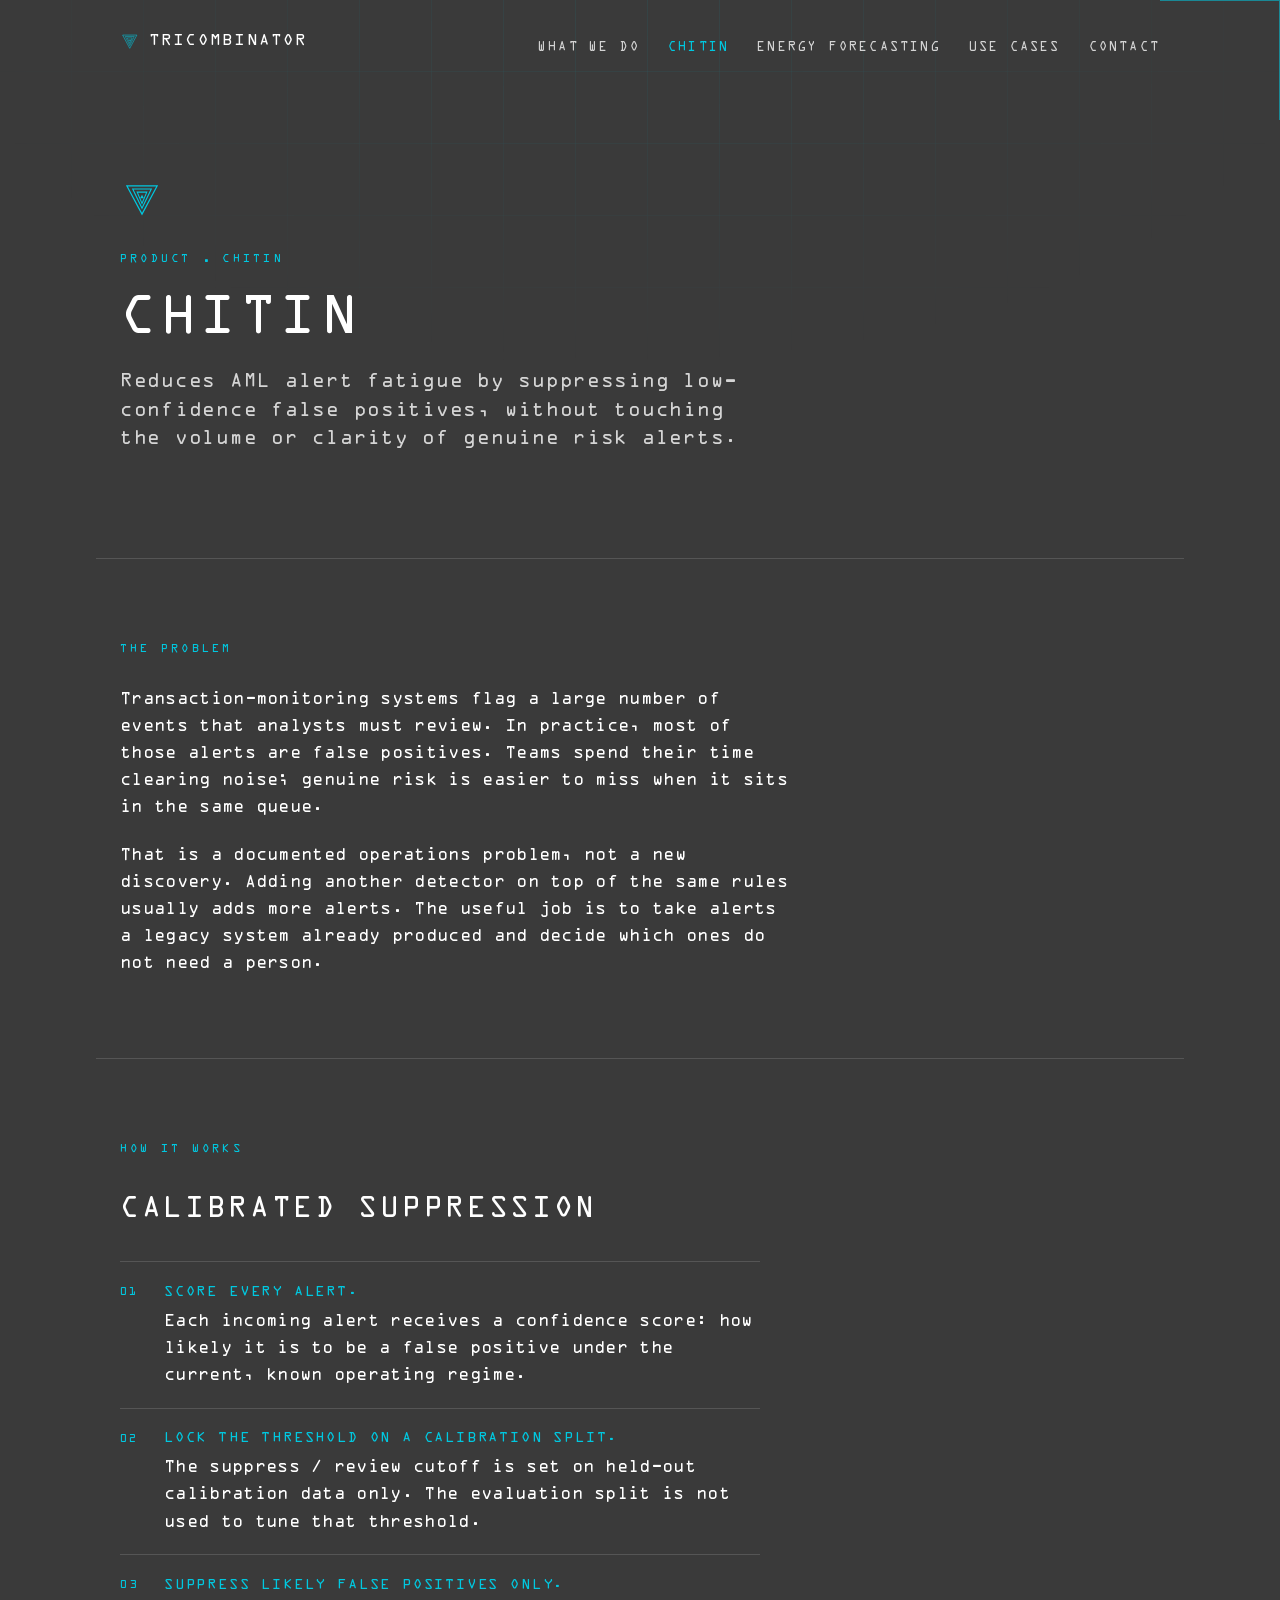
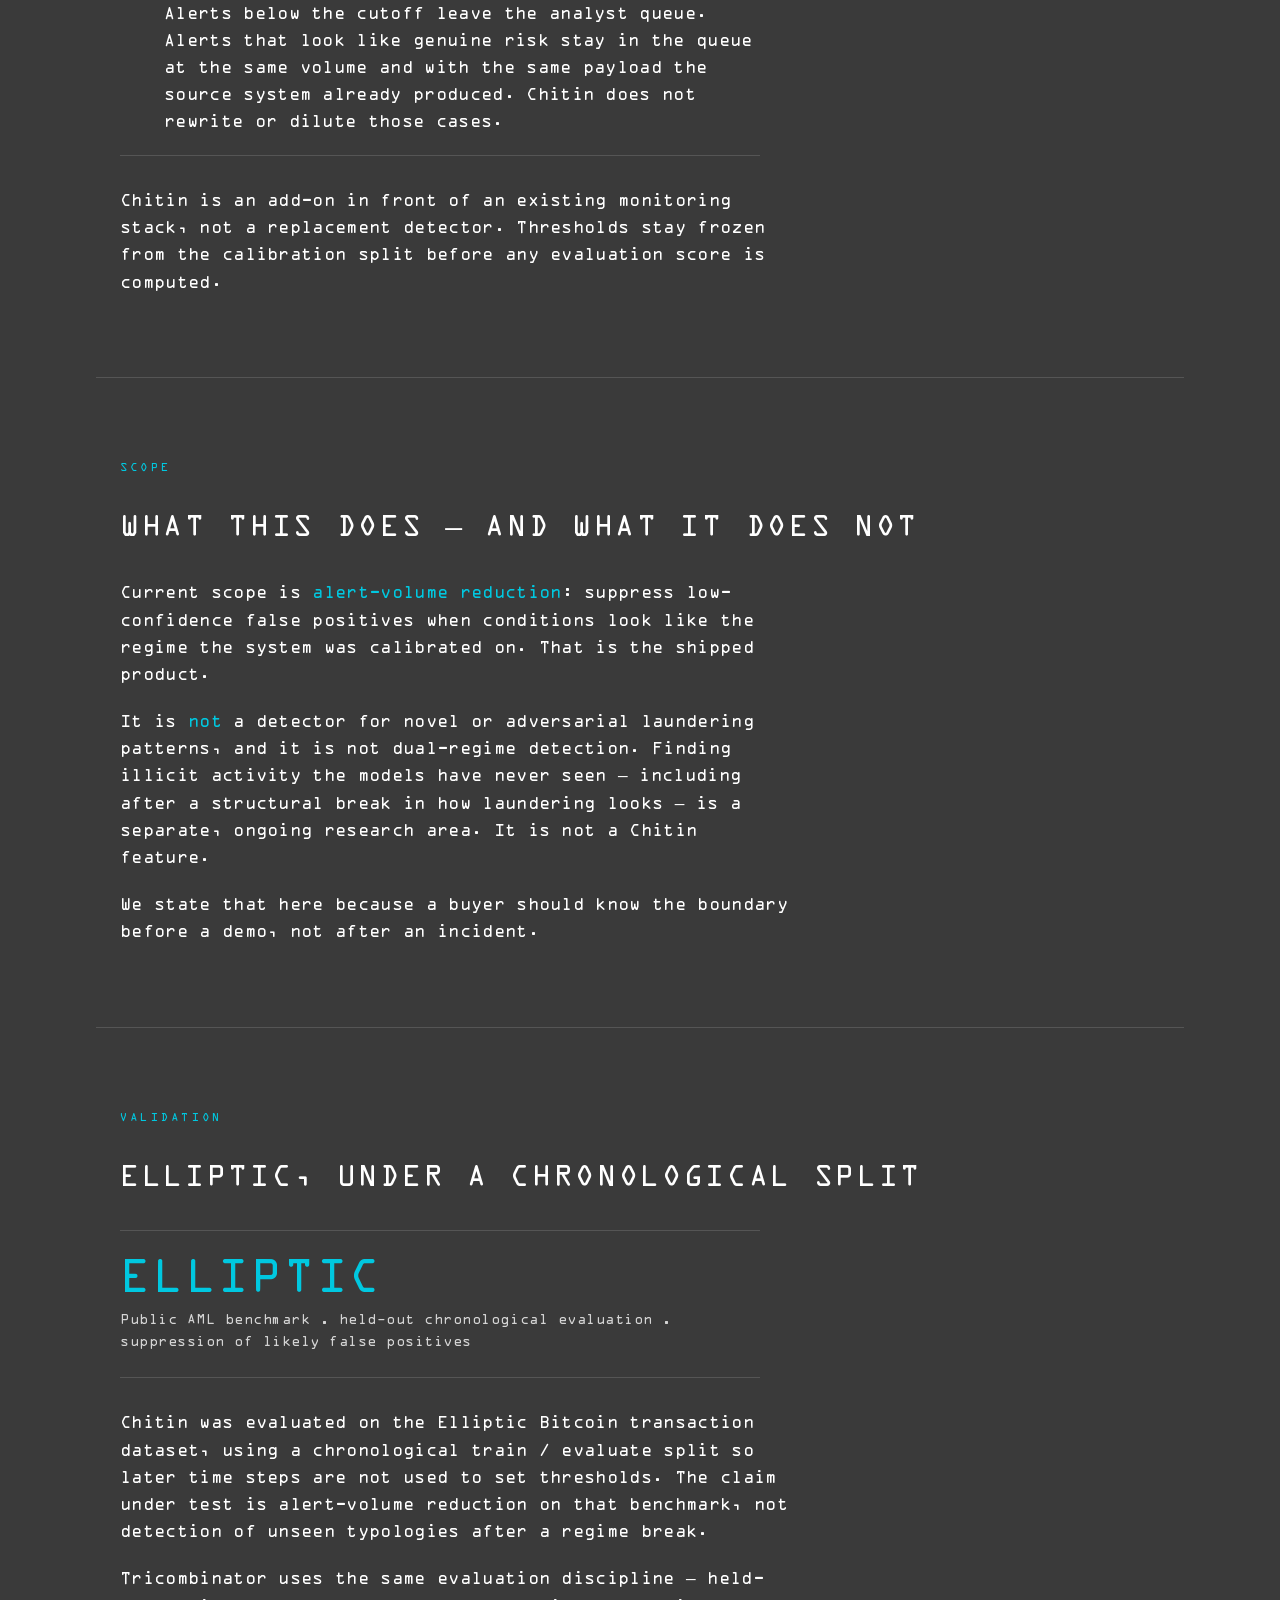
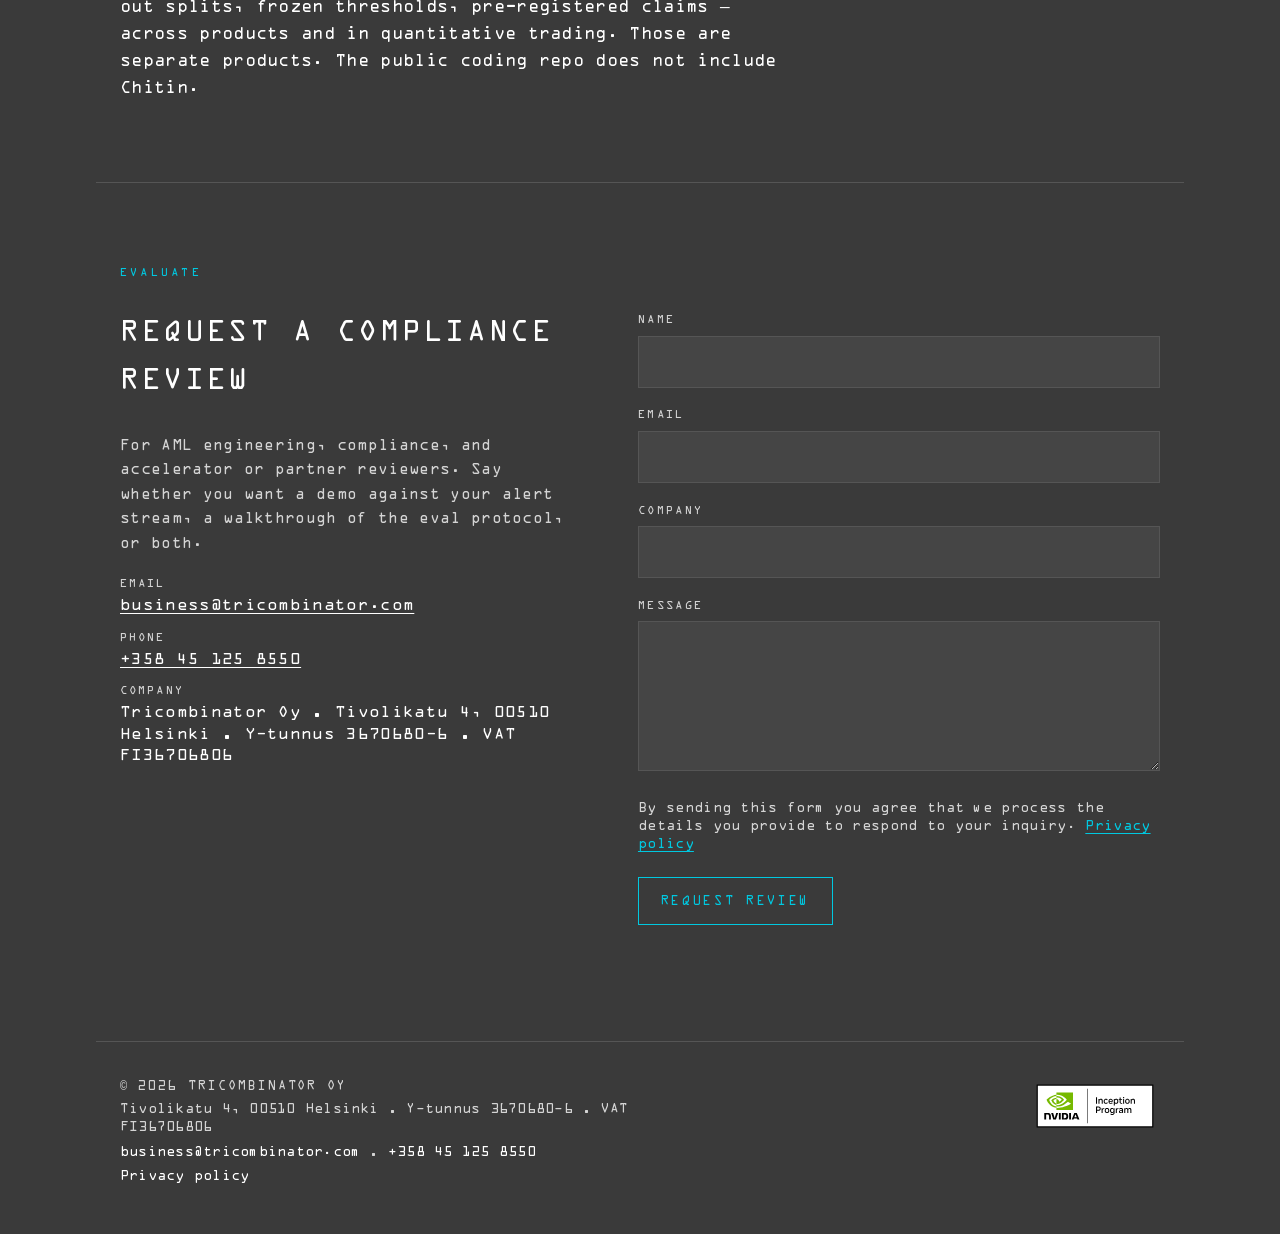
<file: chitin.html>
<!DOCTYPE html>
<html lang="en">
  <head>
    <meta charset="utf-8" />
    <meta name="viewport" content="width=device-width, initial-scale=1" />
    <title>Chitin — AML alert suppression · Tricombinator</title>
    <meta
      name="description"
      content="Chitin reduces AML alert fatigue by suppressing low-confidence false positives, without touching the volume or clarity of genuine risk alerts. Validated on the Elliptic benchmark."
    />
    <link rel="canonical" href="https://tricombinator.com/chitin.html" />

    <meta property="og:type" content="website" />
    <meta property="og:url" content="https://tricombinator.com/chitin.html" />
    <meta property="og:site_name" content="Tricombinator" />
    <meta property="og:title" content="Chitin — AML alert suppression" />
    <meta
      property="og:description"
      content="Calibrated suppression of low-confidence AML false positives. Alert-volume reduction, not novel-typology detection. Validated on Elliptic."
    />
    <meta property="og:locale" content="en_US" />

    <meta name="twitter:card" content="summary" />
    <meta name="twitter:title" content="Chitin — AML alert suppression" />
    <meta
      name="twitter:description"
      content="Reduces AML alert fatigue by suppressing low-confidence false positives, without touching genuine risk alerts."
    />

    <meta name="theme-color" content="#3a3a3a" />
    <link rel="icon" href="favicon.svg" type="image/svg+xml" />

    <link rel="stylesheet" href="styles.css" />
  </head>
  <body>
    <a class="skip-link" href="#main">Skip to content</a>

    <header class="site-header">
      <a class="wordmark" href="/"><img class="logo-mark" src="logo.svg" alt="" />Tricombinator</a>
      <nav class="nav" aria-label="Primary">
        <a href="/#what-we-do">What we do</a>
        <a href="/chitin.html" aria-current="page">Chitin</a>
        <a href="/energy-forecasting.html">Energy forecasting</a>
        <a href="/#use-cases">Use cases</a>
        <a href="#contact">Contact</a>
      </nav>
    </header>

    <main id="main">
      <section class="hero hero-product" id="top">
        <img class="hero-logo" src="logo.svg" alt="" />
        <p class="eyebrow">Product · Chitin</p>
        <h1>Chitin</h1>
        <p class="tagline tagline-wide">
          Reduces AML alert fatigue by suppressing low-confidence false positives,
          without touching the volume or clarity of genuine risk alerts.
        </p>
      </section>

      <section class="section" id="problem">
        <p class="section-label">The problem</p>
        <div class="prose">
          <p>
            Transaction-monitoring systems flag a large number of events that
            analysts must review. In practice, most of those alerts are false
            positives. Teams spend their time clearing noise; genuine risk is
            easier to miss when it sits in the same queue.
          </p>
          <p>
            That is a documented operations problem, not a new discovery.
            Adding another detector on top of the same rules usually adds more
            alerts. The useful job is to take alerts a legacy system already
            produced and decide which ones do not need a person.
          </p>
        </div>
      </section>

      <section class="section" id="how-it-works">
        <p class="section-label">How it works</p>
        <h2>Calibrated suppression</h2>
        <ol class="step-list">
          <li>
            <strong>Score every alert.</strong>
            Each incoming alert receives a confidence score: how likely it is
            to be a false positive under the current, known operating regime.
          </li>
          <li>
            <strong>Lock the threshold on a calibration split.</strong>
            The suppress / review cutoff is set on held-out calibration data
            only. The evaluation split is not used to tune that threshold.
          </li>
          <li>
            <strong>Suppress likely false positives only.</strong>
            Alerts below the cutoff leave the analyst queue. Alerts that look
            like genuine risk stay in the queue at the same volume and with
            the same payload the source system already produced. Chitin does
            not rewrite or dilute those cases.
          </li>
        </ol>
        <div class="prose">
          <p>
            Chitin is an add-on in front of an existing monitoring stack, not
            a replacement detector. Thresholds stay frozen from the
            calibration split before any evaluation score is computed.
          </p>
        </div>
      </section>

      <section class="section" id="scope">
        <p class="section-label">Scope</p>
        <h2>What this does — and what it does not</h2>
        <div class="prose">
          <p>
            Current scope is <strong>alert-volume reduction</strong>: suppress
            low-confidence false positives when conditions look like the
            regime the system was calibrated on. That is the shipped product.
          </p>
          <p>
            It is <strong>not</strong> a detector for novel or adversarial
            laundering patterns, and it is not dual-regime detection. Finding
            illicit activity the models have never seen — including after a
            structural break in how laundering looks — is a separate, ongoing
            research area. It is not a Chitin feature.
          </p>
          <p>
            We state that here because a buyer should know the boundary
            before a demo, not after an incident.
          </p>
        </div>
      </section>

      <section class="section" id="results">
        <p class="section-label">Validation</p>
        <h2>Elliptic, under a chronological split</h2>
        <div class="stat-block">
          <p class="stat-value stat-value-text">Elliptic</p>
          <p class="stat-label">
            Public AML benchmark · held-out chronological evaluation ·
            suppression of likely false positives
          </p>
        </div>
        <div class="prose">
          <p>
            Chitin was evaluated on the Elliptic Bitcoin transaction dataset,
            using a chronological train / evaluate split so later time steps
            are not used to set thresholds. The claim under test is
            alert-volume reduction on that benchmark, not detection of unseen
            typologies after a regime break.
          </p>
          <p>
            Tricombinator uses the same evaluation discipline — held-out
            splits, frozen thresholds, pre-registered claims — across products
            and in quantitative trading. Those are separate products. The public
            coding repo does not include Chitin.
          </p>
        </div>
      </section>

      <section class="section contact" id="contact">
        <p class="section-label">Evaluate</p>
        <div class="contact-grid">
                    <div>
            <h2>Request a compliance review</h2>
            <p class="lede">
              For AML engineering, compliance, and accelerator or partner
              reviewers. Say whether you want a demo against your alert
              stream, a walkthrough of the eval protocol, or both.
            </p>
            <ul class="contact-details">
              <li>
                <span class="contact-label">Email</span>
                <a href="mailto:business@tricombinator.com">business@tricombinator.com</a>
              </li>
              <li>
                <span class="contact-label">Phone</span>
                <a href="tel:+358451258550">+358 45 125 8550</a>
              </li>
              <li>
                <span class="contact-label">Company</span>
                Tricombinator Oy · Tivolikatu 4, 00510 Helsinki · Y-tunnus 3670680-6 · VAT FI36706806
              </li>
            </ul>
          </div>

          <form id="contact-form">
            <input type="hidden" name="subject" value="Chitin — evaluation request from tricombinator.com" />
            <input type="checkbox" name="botcheck" class="hp" tabindex="-1" autocomplete="off" aria-hidden="true" />

            <label>
              Name
              <input type="text" name="name" autocomplete="name" required />
            </label>
            <label>
              Email
              <input type="email" name="email" autocomplete="email" required />
            </label>
            <label>
              Company
              <input type="text" name="company" autocomplete="organization" />
            </label>
            <label>
              Message
              <textarea name="message" rows="5" required></textarea>
            </label>

            <p class="form-privacy">
              By sending this form you agree that we process the details you
              provide to respond to your inquiry.
              <a href="/privacy.html">Privacy policy</a>
            </p>
            <button type="submit" id="submit-btn">Request review</button>
            <p class="form-status" id="form-status" role="status" aria-live="polite"></p>
          </form>
        </div>
      </section>
    </main>

        <footer class="site-footer">
      <div class="footer-legal">
        <p class="footer-copy">© 2026 Tricombinator Oy</p>
        <p class="footer-ids">
          Tivolikatu 4, 00510 Helsinki · Y-tunnus 3670680-6 · VAT FI36706806
        </p>
        <p class="footer-contact">
          <a href="mailto:business@tricombinator.com">business@tricombinator.com</a>
          ·
          <a href="tel:+358451258550">+358 45 125 8550</a>
        </p>
        <p class="footer-links">
          <a href="/privacy.html">Privacy policy</a>
        </p>
      </div>
      <a class="inception-badge" href="https://www.nvidia.com/en-us/startups/">
        <img
          src="nvidia-inception-program-badge.svg"
          alt="NVIDIA Inception Program"
          width="160"
          height="69"
        />
      </a>
    </footer>

    <script src="script.js"></script>
  </body>
</html>
</file>
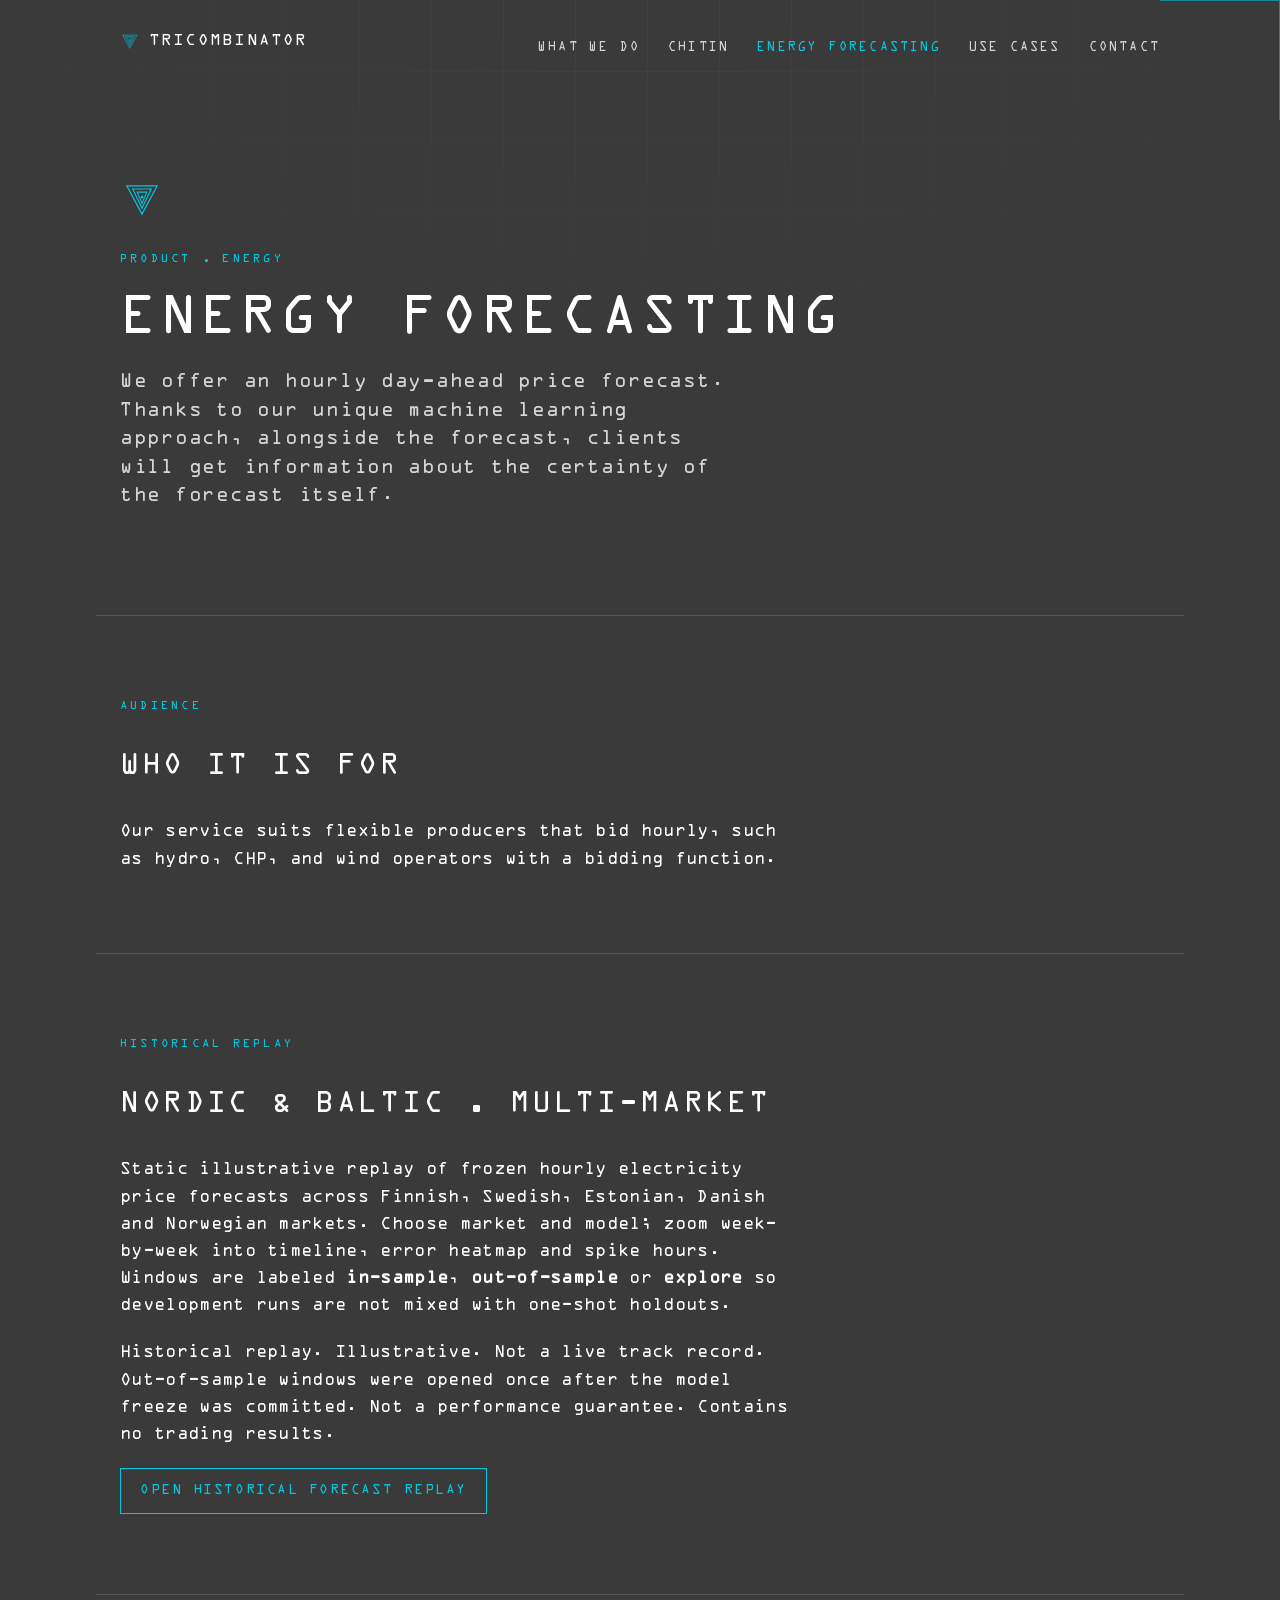
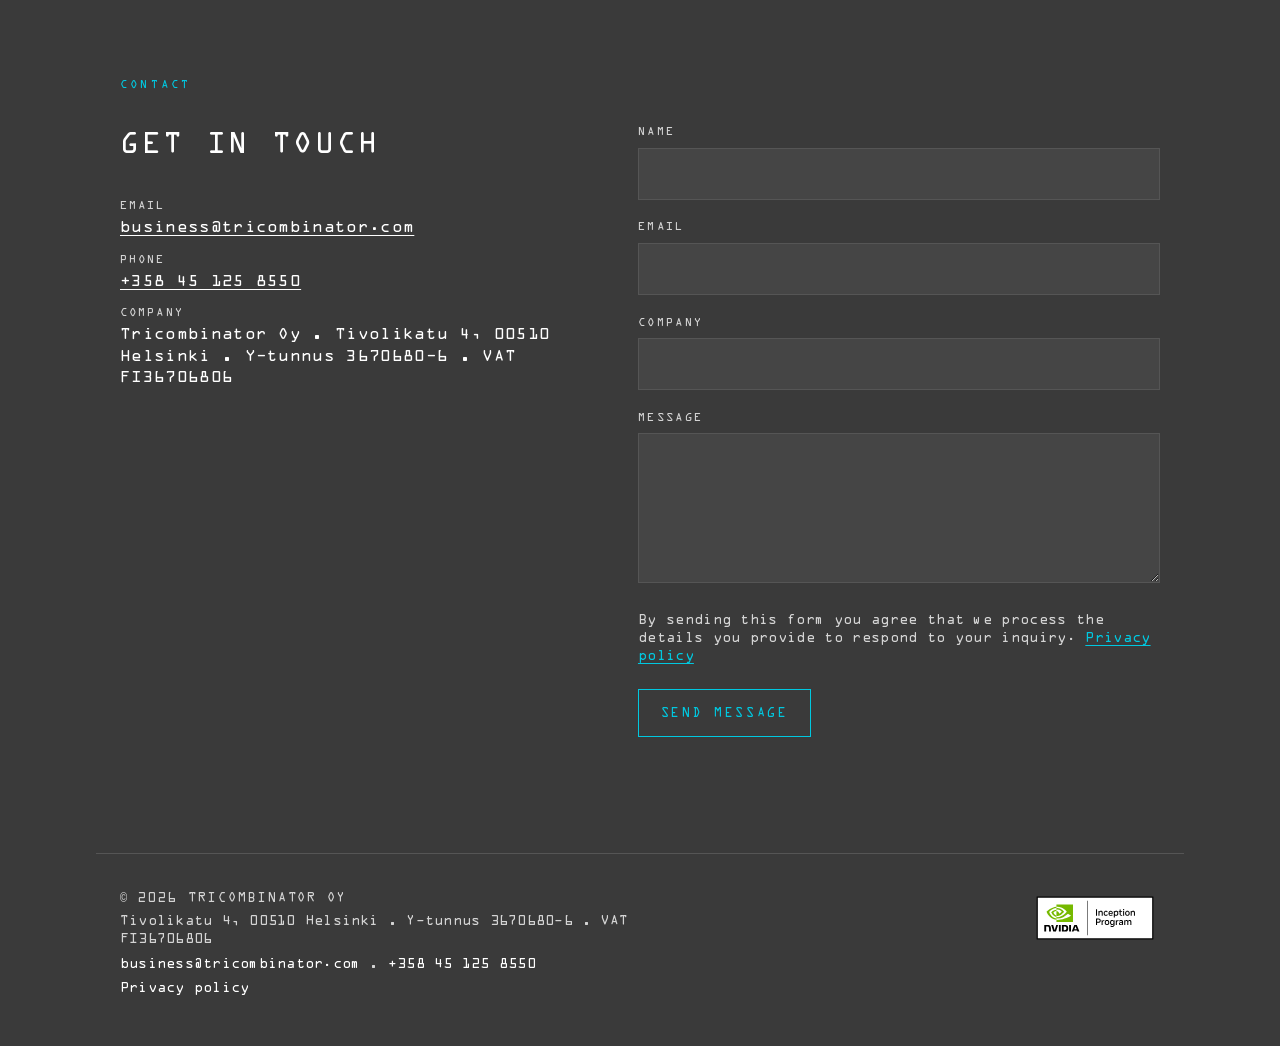
<file: energy-forecasting.html>
<!DOCTYPE html>
<html lang="en">
  <head>
    <meta charset="utf-8" />
    <meta name="viewport" content="width=device-width, initial-scale=1" />
    <title>Energy forecasting · Tricombinator</title>
    <meta
      name="description"
      content="Hourly day-ahead price forecast with forecast certainty. For flexible producers that bid hourly — hydro, CHP, and wind operators with a bidding function."
    />
    <link rel="canonical" href="https://tricombinator.com/energy-forecasting.html" />

    <meta property="og:type" content="website" />
    <meta property="og:url" content="https://tricombinator.com/energy-forecasting.html" />
    <meta property="og:site_name" content="Tricombinator" />
    <meta property="og:title" content="Energy forecasting — Tricombinator" />
    <meta
      property="og:description"
      content="Hourly day-ahead price forecast with certainty information for flexible energy producers."
    />
    <meta property="og:locale" content="en_US" />

    <meta name="twitter:card" content="summary" />
    <meta name="twitter:title" content="Energy forecasting — Tricombinator" />
    <meta
      name="twitter:description"
      content="Hourly day-ahead price forecast with certainty information for flexible energy producers."
    />

    <meta name="theme-color" content="#3a3a3a" />
    <link rel="icon" href="favicon.svg" type="image/svg+xml" />

    <link rel="stylesheet" href="styles.css" />
  </head>
  <body>
    <a class="skip-link" href="#main">Skip to content</a>

    <header class="site-header">
      <a class="wordmark" href="/"><img class="logo-mark" src="logo.svg" alt="" />Tricombinator</a>
      <nav class="nav" aria-label="Primary">
        <a href="/#what-we-do">What we do</a>
        <a href="/chitin.html">Chitin</a>
        <a href="/energy-forecasting.html" aria-current="page">Energy forecasting</a>
        <a href="/#use-cases">Use cases</a>
        <a href="#contact">Contact</a>
      </nav>
    </header>

    <main id="main">
      <section class="hero hero-product" id="top">
        <img class="hero-logo" src="logo.svg" alt="" />
        <p class="eyebrow">Product · Energy</p>
        <h1>Energy forecasting</h1>
        <p class="tagline tagline-wide">
          We offer an hourly day-ahead price forecast. Thanks to our unique machine
          learning approach, alongside the forecast, clients will get information
          about the certainty of the forecast itself.
        </p>
      </section>

      <section class="section" id="audience">
        <p class="section-label">Audience</p>
        <h2>Who it is for</h2>
        <div class="prose">
          <p>
            Our service suits flexible producers that bid hourly, such as hydro,
            CHP, and wind operators with a bidding function.
          </p>
        </div>
      </section>


      <section class="section" id="historical-replay">
        <p class="section-label">Historical replay</p>
        <h2>Nordic &amp; Baltic · multi-market</h2>
        <div class="prose">
          <p>
            Static illustrative replay of frozen hourly electricity price forecasts
            across Finnish, Swedish, Estonian, Danish and Norwegian markets.
            Choose market and model; zoom week-by-week into timeline, error heatmap
            and spike hours. Windows are labeled <b>in-sample</b>, <b>out-of-sample</b>
            or <b>explore</b> so development runs are not mixed with one-shot holdouts.
          </p>
          <p>
            Historical replay. Illustrative. Not a live track record.
            Out-of-sample windows were opened once after the model freeze was committed.
            Not a performance guarantee. Contains no trading results.
          </p>
          <p>
            <a class="btn-link" href="/replay/index.html?v=5c">Open historical forecast replay</a>
          </p>
        </div>
      </section>
      <section class="section contact" id="contact">
        <p class="section-label">Contact</p>
        <div class="contact-grid">
                    <div>
            <h2>Get in touch</h2>
            <ul class="contact-details">
              <li>
                <span class="contact-label">Email</span>
                <a href="mailto:business@tricombinator.com">business@tricombinator.com</a>
              </li>
              <li>
                <span class="contact-label">Phone</span>
                <a href="tel:+358451258550">+358 45 125 8550</a>
              </li>
              <li>
                <span class="contact-label">Company</span>
                Tricombinator Oy · Tivolikatu 4, 00510 Helsinki · Y-tunnus 3670680-6 · VAT FI36706806
              </li>
            </ul>
          </div>

          <form id="contact-form">
            <input type="hidden" name="subject" value="Energy forecasting — inquiry from tricombinator.com" />
            <input type="checkbox" name="botcheck" class="hp" tabindex="-1" autocomplete="off" aria-hidden="true" />

            <label>
              Name
              <input type="text" name="name" autocomplete="name" required />
            </label>
            <label>
              Email
              <input type="email" name="email" autocomplete="email" required />
            </label>
            <label>
              Company
              <input type="text" name="company" autocomplete="organization" />
            </label>
            <label>
              Message
              <textarea name="message" rows="5" required></textarea>
            </label>

            <p class="form-privacy">
              By sending this form you agree that we process the details you
              provide to respond to your inquiry.
              <a href="/privacy.html">Privacy policy</a>
            </p>
            <button type="submit" id="submit-btn">Send message</button>
            <p class="form-status" id="form-status" role="status" aria-live="polite"></p>
          </form>
        </div>
      </section>
    </main>

        <footer class="site-footer">
      <div class="footer-legal">
        <p class="footer-copy">© 2026 Tricombinator Oy</p>
        <p class="footer-ids">
          Tivolikatu 4, 00510 Helsinki · Y-tunnus 3670680-6 · VAT FI36706806
        </p>
        <p class="footer-contact">
          <a href="mailto:business@tricombinator.com">business@tricombinator.com</a>
          ·
          <a href="tel:+358451258550">+358 45 125 8550</a>
        </p>
        <p class="footer-links">
          <a href="/privacy.html">Privacy policy</a>
        </p>
      </div>
      <a class="inception-badge" href="https://www.nvidia.com/en-us/startups/">
        <img
          src="nvidia-inception-program-badge.svg"
          alt="NVIDIA Inception Program"
          width="160"
          height="69"
        />
      </a>
    </footer>

    <script src="script.js"></script>
  </body>
</html>
</file>
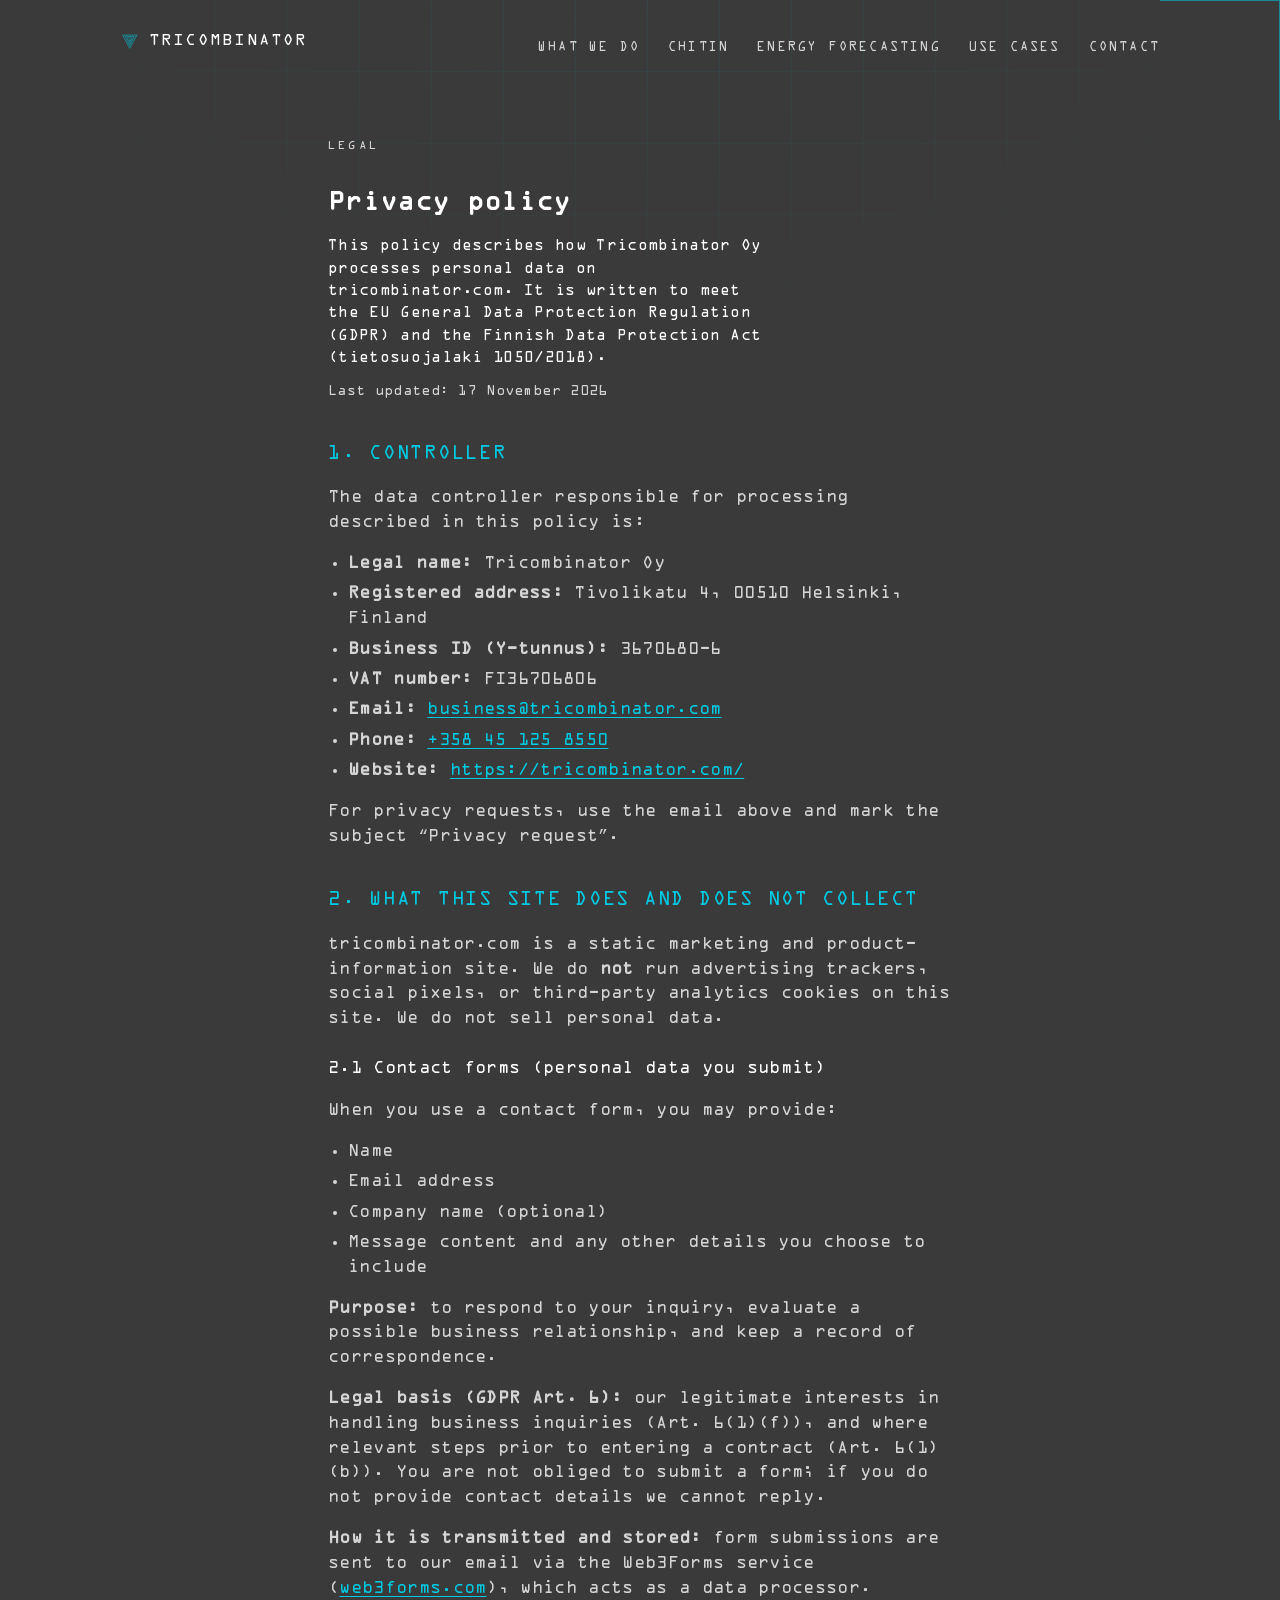
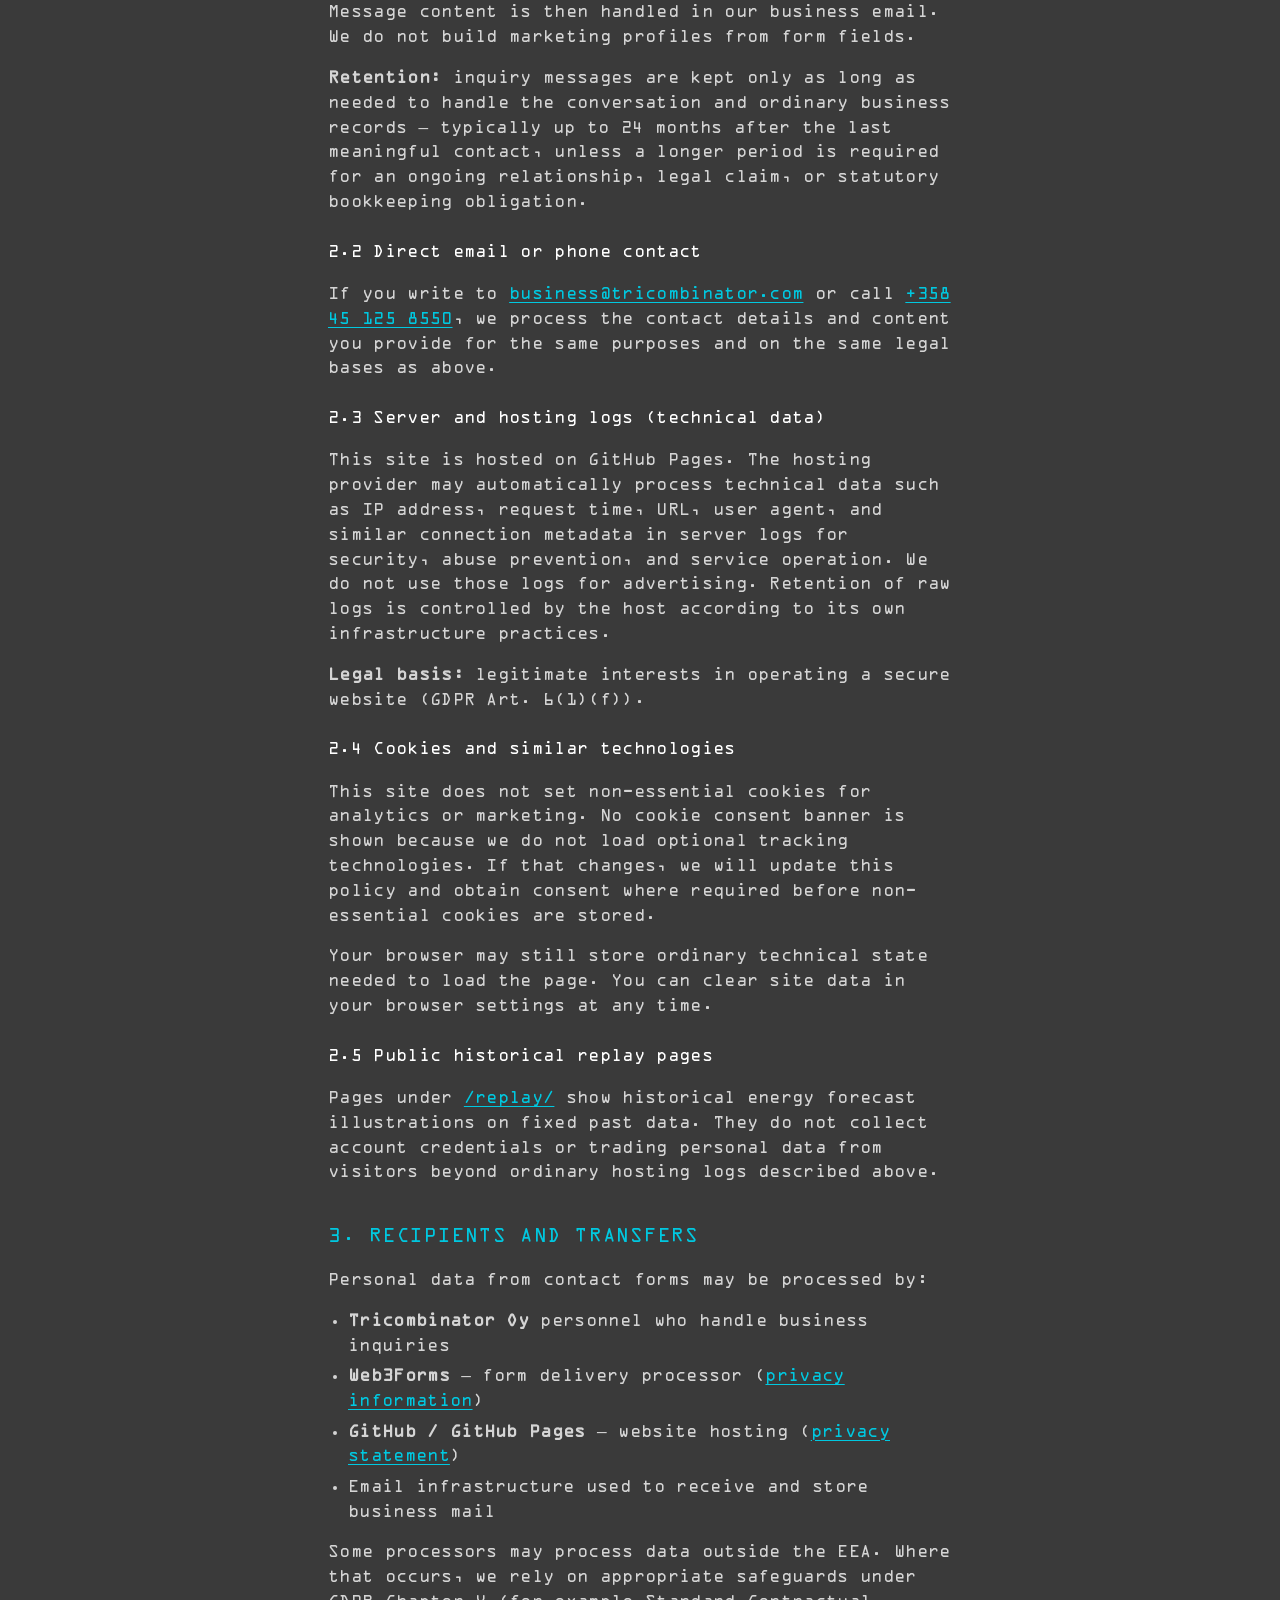
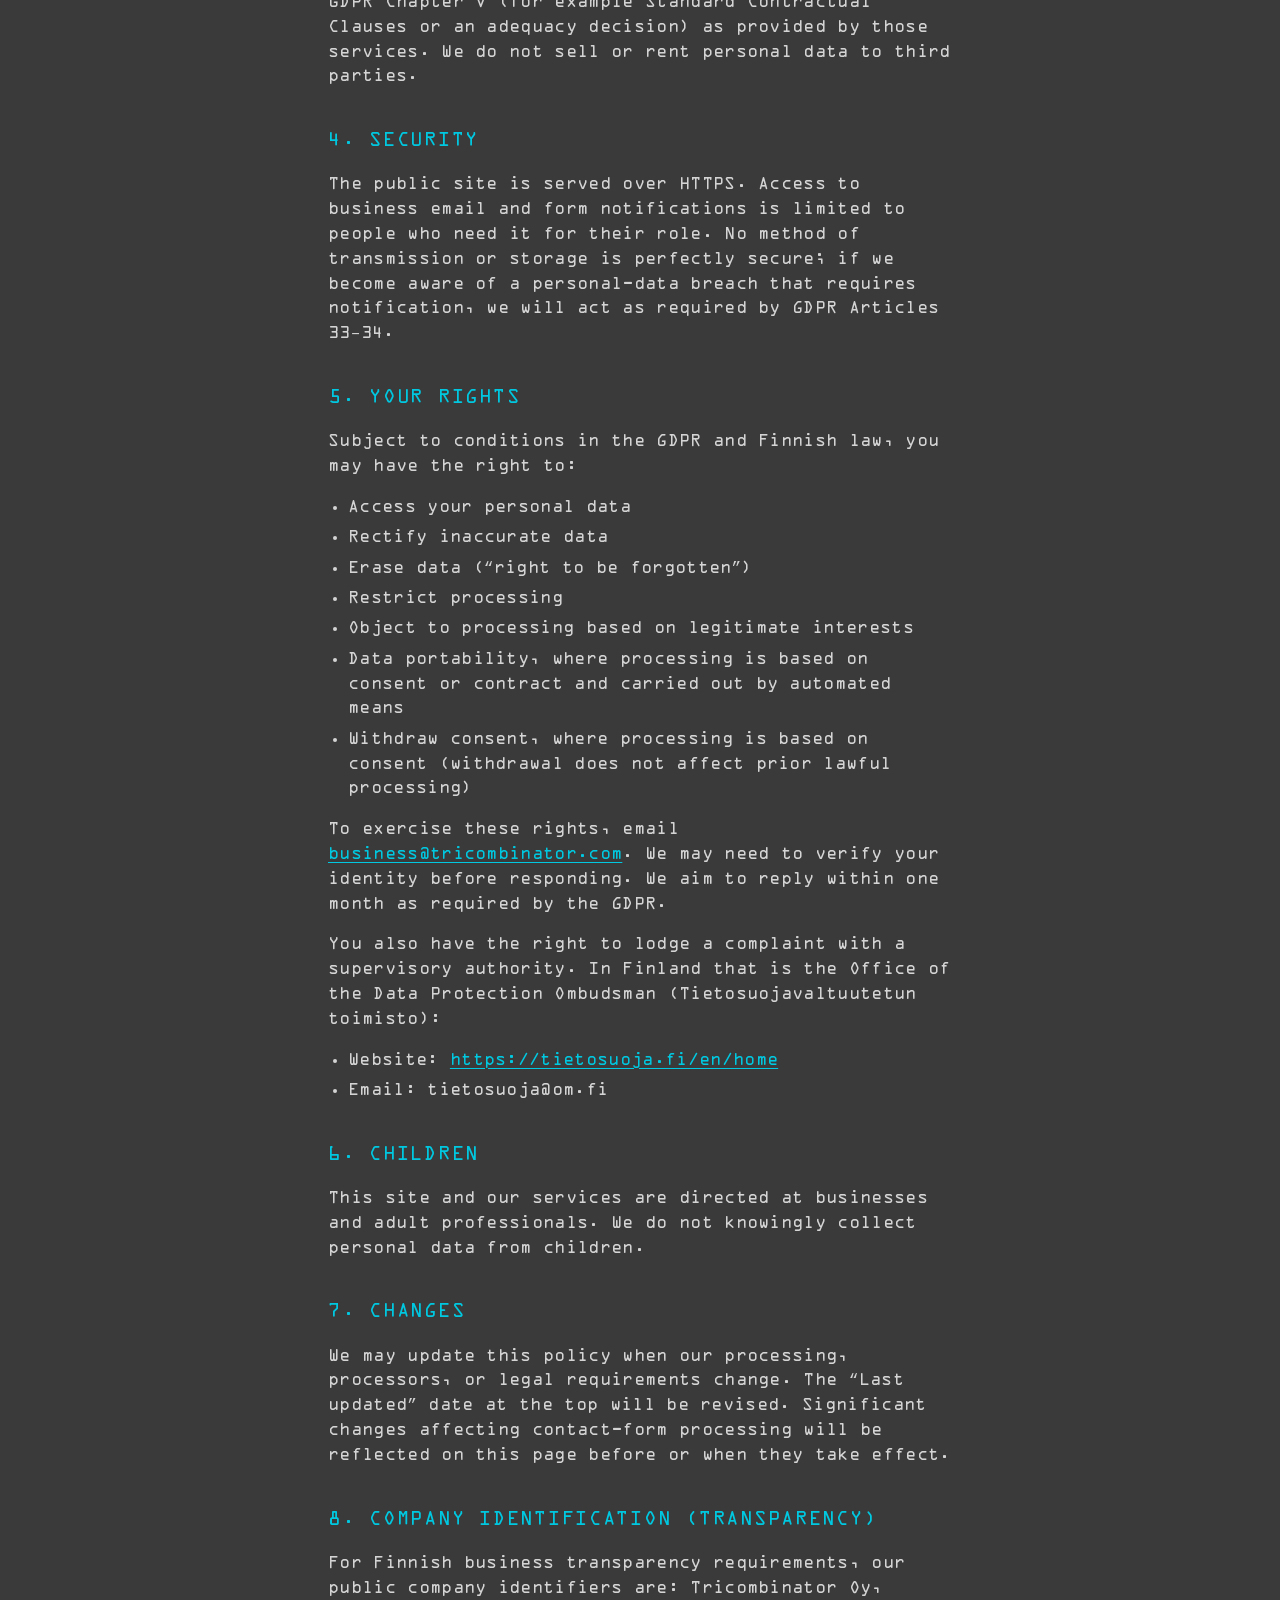
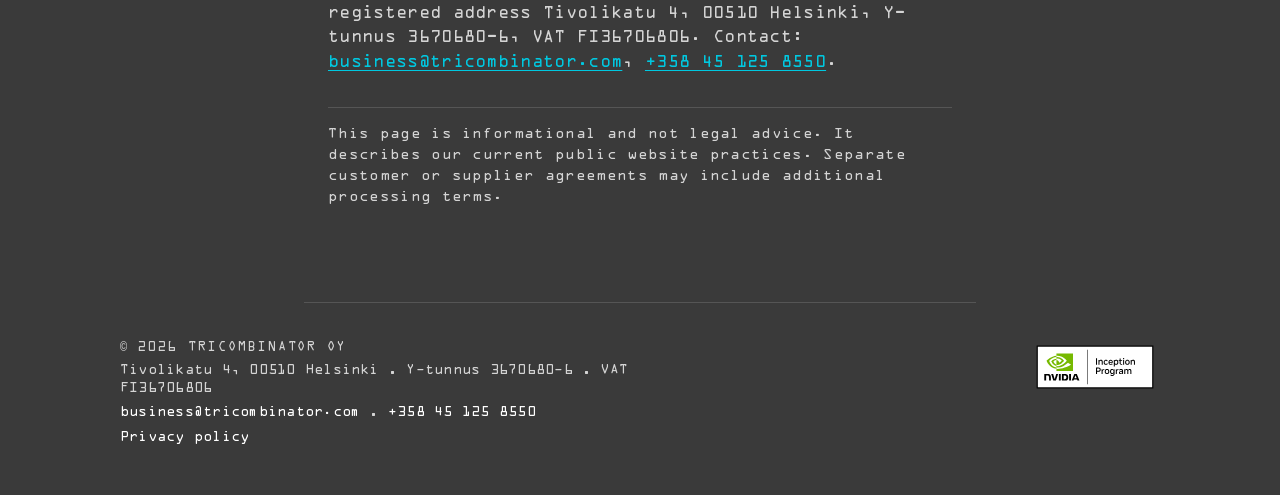
<file: privacy.html>
<!DOCTYPE html>
<html lang="en">
  <head>
    <meta charset="utf-8" />
    <meta name="viewport" content="width=device-width, initial-scale=1" />
    <title>Privacy policy — Tricombinator Oy</title>
    <meta
      name="description"
      content="Privacy policy of Tricombinator Oy: what personal data we collect, why, how it is stored, and your rights under the GDPR and Finnish Data Protection Act."
    />
    <link rel="canonical" href="https://tricombinator.com/privacy.html" />
    <meta name="robots" content="index,follow" />
    <meta name="theme-color" content="#3a3a3a" />
    <link rel="icon" href="favicon.svg" type="image/svg+xml" />
    <link rel="stylesheet" href="styles.css" />
  </head>
  <body>
    <a class="skip-link" href="#main">Skip to content</a>

    <header class="site-header">
      <a class="wordmark" href="/"><img class="logo-mark" src="logo.svg" alt="" />Tricombinator</a>
      <nav class="nav" aria-label="Primary">
        <a href="/#what-we-do">What we do</a>
        <a href="/chitin.html">Chitin</a>
        <a href="/energy-forecasting.html">Energy forecasting</a>
        <a href="/#use-cases">Use cases</a>
        <a href="/#contact">Contact</a>
      </nav>
    </header>

    <main id="main" class="legal-page">
      <section class="section legal">
        <p class="section-label">Legal</p>
        <h1>Privacy policy</h1>
        <p class="lede legal-lede">
          This policy describes how Tricombinator Oy processes personal data on
          tricombinator.com. It is written to meet the EU General Data Protection
          Regulation (GDPR) and the Finnish Data Protection Act
          (tietosuojalaki 1050/2018).
        </p>
        <p class="meta-line">Last updated: 17 November 2026</p>

        <h2>1. Controller</h2>
        <p>
          The data controller responsible for processing described in this policy is:
        </p>
        <ul class="legal-list">
          <li><strong>Legal name:</strong> Tricombinator Oy</li>
          <li><strong>Registered address:</strong> Tivolikatu 4, 00510 Helsinki, Finland</li>
          <li><strong>Business ID (Y-tunnus):</strong> 3670680-6</li>
          <li><strong>VAT number:</strong> FI36706806</li>
          <li><strong>Email:</strong> <a href="mailto:business@tricombinator.com">business@tricombinator.com</a></li>
          <li><strong>Phone:</strong> <a href="tel:+358451258550">+358 45 125 8550</a></li>
          <li><strong>Website:</strong> <a href="https://tricombinator.com/">https://tricombinator.com/</a></li>
        </ul>
        <p>
          For privacy requests, use the email above and mark the subject
          “Privacy request”.
        </p>

        <h2>2. What this site does and does not collect</h2>
        <p>
          tricombinator.com is a static marketing and product-information site.
          We do <strong>not</strong> run advertising trackers, social pixels, or
          third-party analytics cookies on this site. We do not sell personal data.
        </p>

        <h3>2.1 Contact forms (personal data you submit)</h3>
        <p>
          When you use a contact form, you may provide:
        </p>
        <ul class="legal-list">
          <li>Name</li>
          <li>Email address</li>
          <li>Company name (optional)</li>
          <li>Message content and any other details you choose to include</li>
        </ul>
        <p>
          <strong>Purpose:</strong> to respond to your inquiry, evaluate a
          possible business relationship, and keep a record of correspondence.
        </p>
        <p>
          <strong>Legal basis (GDPR Art. 6):</strong> our legitimate interests
          in handling business inquiries (Art. 6(1)(f)), and where relevant
          steps prior to entering a contract (Art. 6(1)(b)). You are not obliged
          to submit a form; if you do not provide contact details we cannot reply.
        </p>
        <p>
          <strong>How it is transmitted and stored:</strong> form submissions are
          sent to our email via the Web3Forms service
          (<a href="https://web3forms.com/" rel="noopener noreferrer">web3forms.com</a>),
          which acts as a data processor. Message content is then handled in our
          business email. We do not build marketing profiles from form fields.
        </p>
        <p>
          <strong>Retention:</strong> inquiry messages are kept only as long as
          needed to handle the conversation and ordinary business records —
          typically up to 24 months after the last meaningful contact, unless a
          longer period is required for an ongoing relationship, legal claim, or
          statutory bookkeeping obligation.
        </p>

        <h3>2.2 Direct email or phone contact</h3>
        <p>
          If you write to
          <a href="mailto:business@tricombinator.com">business@tricombinator.com</a>
          or call <a href="tel:+358451258550">+358 45 125 8550</a>, we process
          the contact details and content you provide for the same purposes and
          on the same legal bases as above.
        </p>

        <h3>2.3 Server and hosting logs (technical data)</h3>
        <p>
          This site is hosted on GitHub Pages. The hosting provider may
          automatically process technical data such as IP address, request time,
          URL, user agent, and similar connection metadata in server logs for
          security, abuse prevention, and service operation. We do not use those
          logs for advertising. Retention of raw logs is controlled by the host
          according to its own infrastructure practices.
        </p>
        <p>
          <strong>Legal basis:</strong> legitimate interests in operating a
          secure website (GDPR Art. 6(1)(f)).
        </p>

        <h3>2.4 Cookies and similar technologies</h3>
        <p>
          This site does not set non-essential cookies for analytics or marketing.
          No cookie consent banner is shown because we do not load optional
          tracking technologies. If that changes, we will update this policy and
          obtain consent where required before non-essential cookies are stored.
        </p>
        <p>
          Your browser may still store ordinary technical state needed to load
          the page. You can clear site data in your browser settings at any time.
        </p>

        <h3>2.5 Public historical replay pages</h3>
        <p>
          Pages under <a href="/replay/">/replay/</a> show historical energy
          forecast illustrations on fixed past data. They do not collect account
          credentials or trading personal data from visitors beyond ordinary
          hosting logs described above.
        </p>

        <h2>3. Recipients and transfers</h2>
        <p>Personal data from contact forms may be processed by:</p>
        <ul class="legal-list">
          <li>
            <strong>Tricombinator Oy</strong> personnel who handle business
            inquiries
          </li>
          <li>
            <strong>Web3Forms</strong> — form delivery processor
            (<a href="https://web3forms.com/privacy" rel="noopener noreferrer">privacy information</a>)
          </li>
          <li>
            <strong>GitHub / GitHub Pages</strong> — website hosting
            (<a href="https://docs.github.com/en/site-policy/privacy-policies/github-general-privacy-statement" rel="noopener noreferrer">privacy statement</a>)
          </li>
          <li>
            Email infrastructure used to receive and store business mail
          </li>
        </ul>
        <p>
          Some processors may process data outside the EEA. Where that occurs,
          we rely on appropriate safeguards under GDPR Chapter V (for example
          Standard Contractual Clauses or an adequacy decision) as provided by
          those services. We do not sell or rent personal data to third parties.
        </p>

        <h2>4. Security</h2>
        <p>
          The public site is served over HTTPS. Access to business email and
          form notifications is limited to people who need it for their role.
          No method of transmission or storage is perfectly secure; if we become
          aware of a personal-data breach that requires notification, we will
          act as required by GDPR Articles 33–34.
        </p>

        <h2>5. Your rights</h2>
        <p>
          Subject to conditions in the GDPR and Finnish law, you may have the
          right to:
        </p>
        <ul class="legal-list">
          <li>Access your personal data</li>
          <li>Rectify inaccurate data</li>
          <li>Erase data (“right to be forgotten”)</li>
          <li>Restrict processing</li>
          <li>Object to processing based on legitimate interests</li>
          <li>Data portability, where processing is based on consent or contract and carried out by automated means</li>
          <li>Withdraw consent, where processing is based on consent (withdrawal does not affect prior lawful processing)</li>
        </ul>
        <p>
          To exercise these rights, email
          <a href="mailto:business@tricombinator.com">business@tricombinator.com</a>.
          We may need to verify your identity before responding. We aim to reply
          within one month as required by the GDPR.
        </p>
        <p>
          You also have the right to lodge a complaint with a supervisory
          authority. In Finland that is the Office of the Data Protection
          Ombudsman (Tietosuojavaltuutetun toimisto):
        </p>
        <ul class="legal-list">
          <li>Website: <a href="https://tietosuoja.fi/en/home" rel="noopener noreferrer">https://tietosuoja.fi/en/home</a></li>
          <li>Email: tietosuoja@om.fi</li>
        </ul>

        <h2>6. Children</h2>
        <p>
          This site and our services are directed at businesses and adult
          professionals. We do not knowingly collect personal data from children.
        </p>

        <h2>7. Changes</h2>
        <p>
          We may update this policy when our processing, processors, or legal
          requirements change. The “Last updated” date at the top will be
          revised. Significant changes affecting contact-form processing will be
          reflected on this page before or when they take effect.
        </p>

        <h2>8. Company identification (transparency)</h2>
        <p>
          For Finnish business transparency requirements, our public company
          identifiers are: Tricombinator Oy, registered address Tivolikatu 4, 00510 Helsinki, Y-tunnus 3670680-6, VAT FI36706806.
          Contact: <a href="mailto:business@tricombinator.com">business@tricombinator.com</a>,
          <a href="tel:+358451258550">+358 45 125 8550</a>.
        </p>
        <p class="note">
          This page is informational and not legal advice. It describes our
          current public website practices. Separate customer or supplier
          agreements may include additional processing terms.
        </p>
      </section>
    </main>

    <footer class="site-footer">
      <div class="footer-legal">
        <p class="footer-copy">© 2026 Tricombinator Oy</p>
        <p class="footer-ids">
          Tivolikatu 4, 00510 Helsinki · Y-tunnus 3670680-6 · VAT FI36706806
        </p>
        <p class="footer-contact">
          <a href="mailto:business@tricombinator.com">business@tricombinator.com</a>
          ·
          <a href="tel:+358451258550">+358 45 125 8550</a>
        </p>
        <p class="footer-links">
          <a href="/privacy.html">Privacy policy</a>
        </p>
      </div>
      <a class="inception-badge" href="https://www.nvidia.com/en-us/startups/">
        <img
          src="nvidia-inception-program-badge.svg"
          alt="NVIDIA Inception Program"
          width="160"
          height="69"
        />
      </a>
    </footer>
  </body>
</html>
</file>
<file: styles.css>
@font-face {
  font-family: "OCR-A";
  src: url("fonts/OCRA.ttf") format("truetype");
  font-weight: 400;
  font-style: normal;
  font-display: swap;
}

:root {
  --bg: #3a3a3a;
  --bg-elev: #454545;
  --bg-deep: #2e2e2e;
  --ink: #ffffff;
  --muted: #d4d4d4;
  --line: #555555;
  --accent: #00c8e0;
  --accent-dim: rgba(0, 200, 224, 0.35);
  --focus: #00e0f5;
  --danger: #e07060;
  --ok: #2a9a6a;
  --max: 68rem;
  --mono: "OCR-A", "Courier New", Courier, monospace;
}

*,
*::before,
*::after {
  box-sizing: border-box;
}

html {
  scroll-behavior: smooth;
}

body {
  margin: 0;
  min-height: 100vh;
  background: var(--bg);
  color: var(--ink);
  font-family: var(--mono);
  font-size: 1rem;
  line-height: 1.7;
  letter-spacing: 0.02em;
  -webkit-font-smoothing: antialiased;
}

/* Minimal cyan grid / corner accents — static, no motion */
body::before {
  content: "";
  position: fixed;
  inset: 0;
  pointer-events: none;
  z-index: 0;
  background-image:
    linear-gradient(var(--accent-dim) 1px, transparent 1px),
    linear-gradient(90deg, var(--accent-dim) 1px, transparent 1px);
  background-size: 72px 72px;
  background-position: -1px -1px;
  opacity: 0.22;
  mask-image: radial-gradient(ellipse 80% 60% at 50% 0%, #000 0%, transparent 70%);
  -webkit-mask-image: radial-gradient(ellipse 80% 60% at 50% 0%, #000 0%, transparent 70%);
}

body::after {
  content: "";
  position: fixed;
  top: 0;
  right: 0;
  width: 120px;
  height: 120px;
  pointer-events: none;
  z-index: 0;
  border-top: 1px solid var(--accent);
  border-right: 1px solid var(--accent);
  opacity: 0.55;
}

body > * {
  position: relative;
  z-index: 1;
}

.skip-link {
  position: absolute;
  left: 1rem;
  top: -4rem;
  padding: 0.5rem 0.75rem;
  background: var(--ink);
  color: var(--bg);
  z-index: 10;
}

.skip-link:focus {
  top: 1rem;
}

a {
  color: inherit;
  text-decoration-thickness: 1px;
  text-underline-offset: 0.2em;
}

a:hover {
  color: var(--accent);
}

:focus-visible {
  outline: 1px solid var(--focus);
  outline-offset: 3px;
}

.site-header {
  display: flex;
  align-items: baseline;
  justify-content: space-between;
  gap: 1.5rem;
  max-width: var(--max);
  margin: 0 auto;
  padding: 1.75rem 1.5rem 0;
}

.wordmark {
  display: inline-flex;
  align-items: center;
  gap: 0.55rem;
  font-family: var(--mono);
  font-size: 0.95rem;
  letter-spacing: 0.08em;
  text-transform: uppercase;
  text-decoration: none;
  color: var(--ink);
}

.logo-mark {
  display: block;
  width: 1.25rem;
  height: 1.25rem;
  flex-shrink: 0;
}

.hero-logo {
  display: block;
  width: 2.75rem;
  height: 2.75rem;
  margin-bottom: 1.75rem;
}

.nav {
  display: flex;
  flex-wrap: wrap;
  gap: 1.25rem 1.75rem;
  font-size: 0.75rem;
  letter-spacing: 0.1em;
  text-transform: uppercase;
  color: var(--muted);
}

.nav a {
  text-decoration: none;
}

.nav a:hover {
  color: var(--accent);
}

.nav a[aria-current="page"] {
  color: var(--accent);
}

.hero {
  max-width: var(--max);
  margin: 0 auto;
  padding: 7.5rem 1.5rem 6.5rem;
  border-bottom: 1px solid var(--line);
}

.eyebrow {
  margin: 0 0 1.25rem;
  font-size: 0.7rem;
  letter-spacing: 0.2em;
  text-transform: uppercase;
  color: var(--accent);
}

.mark {
  display: flex;
  align-items: flex-end;
  gap: 0.45rem;
  height: 1.7rem;
  margin-bottom: 1.75rem;
}

.mark span {
  display: block;
  width: 2px;
  background: var(--accent);
}

.mark span:nth-child(1) { height: 1.05rem; }
.mark span:nth-child(2) { height: 1.7rem; }
.mark span:nth-child(3) { height: 0.85rem; }

.hero h1 {
  margin: 0 0 1.25rem;
  font-family: var(--mono);
  font-size: clamp(1.85rem, 5.5vw, 3.25rem);
  font-weight: 400;
  line-height: 1.15;
  letter-spacing: 0.06em;
  text-transform: uppercase;
  color: var(--ink);
}

.tagline {
  margin: 0;
  max-width: 36ch;
  font-family: var(--mono);
  font-size: clamp(0.95rem, 2vw, 1.15rem);
  font-weight: 400;
  line-height: 1.55;
  letter-spacing: 0.04em;
  color: var(--muted);
}

.tagline-wide {
  max-width: 48ch;
}

.hero-actions {
  margin: 1.75rem 0 0;
}

.btn-link {
  display: inline-block;
  padding: 0.7rem 1.2rem;
  border: 1px solid var(--accent);
  border-radius: 0;
  color: var(--accent);
  text-decoration: none;
  font-size: 0.8rem;
  letter-spacing: 0.12em;
  text-transform: uppercase;
}

.btn-link:hover {
  background: var(--accent);
  color: var(--bg);
}

.install-wrap {
  position: relative;
  max-width: 40rem;
  margin: 1.75rem 0 0;
}

.install-block {
  margin: 0;
  padding: 1.1rem 5.5rem 1.1rem 1.15rem;
  border: 1px solid var(--line);
  background: var(--bg-elev);
  color: var(--ink);
  font-family: var(--mono);
  font-size: 0.8rem;
  line-height: 1.55;
  white-space: pre-wrap;
}

.copy-btn {
  position: absolute;
  top: 0.7rem;
  right: 0.7rem;
  padding: 0.35rem 0.7rem;
  border: 1px solid var(--line);
  border-radius: 0;
  background: var(--bg);
  color: var(--accent);
  font: inherit;
  font-size: 0.7rem;
  letter-spacing: 0.08em;
  text-transform: uppercase;
  cursor: pointer;
}

.copy-btn:hover {
  border-color: var(--accent);
}

.footnote {
  margin-top: 1.5rem;
  font-size: 0.8rem;
  color: var(--muted);
}

.step-list {
  list-style: none;
  margin: 0 0 2rem;
  padding: 0;
  max-width: 40rem;
  counter-reset: step;
}

.step-list li {
  counter-increment: step;
  padding: 1.15rem 0 1.15rem 2.75rem;
  border-top: 1px solid var(--line);
  position: relative;
  color: var(--ink);
}

.step-list li:last-child {
  border-bottom: 1px solid var(--line);
}

.step-list li::before {
  content: counter(step, decimal-leading-zero);
  position: absolute;
  left: 0;
  top: 1.25rem;
  font-size: 0.7rem;
  letter-spacing: 0.08em;
  color: var(--accent);
}

.step-list strong {
  display: block;
  margin-bottom: 0.25rem;
  font-weight: 400;
  color: var(--accent);
  letter-spacing: 0.06em;
  text-transform: uppercase;
  font-size: 0.85rem;
}

.stat-block {
  margin: 0 0 2rem;
  padding: 1.5rem 0;
  border-top: 1px solid var(--line);
  border-bottom: 1px solid var(--line);
  max-width: 40rem;
}

.stat-value {
  margin: 0 0 0.4rem;
  font-family: var(--mono);
  font-size: clamp(2rem, 6vw, 3.5rem);
  line-height: 1.1;
  letter-spacing: 0.04em;
  text-transform: uppercase;
  color: var(--accent);
}

.stat-label {
  margin: 0;
  color: var(--muted);
  font-size: 0.8rem;
  letter-spacing: 0.04em;
}

.stat-value-text {
  font-size: clamp(1.6rem, 5vw, 2.75rem);
}

.section {
  max-width: var(--max);
  margin: 0 auto;
  padding: 5rem 1.5rem;
  border-bottom: 1px solid var(--line);
}

.section-label {
  margin: 0 0 1.75rem;
  font-size: 0.7rem;
  letter-spacing: 0.2em;
  text-transform: uppercase;
  color: var(--accent);
}

.section h2 {
  margin: 0 0 1.75rem;
  font-family: var(--mono);
  font-size: clamp(1.25rem, 3vw, 1.75rem);
  font-weight: 400;
  letter-spacing: 0.06em;
  text-transform: uppercase;
  color: var(--ink);
}

.prose {
  max-width: 42rem;
}

.prose p {
  margin: 0 0 1.25rem;
  color: var(--ink);
}

.prose p:last-child {
  margin-bottom: 0;
}

.prose strong {
  font-weight: 400;
  color: var(--accent);
}

.use-list {
  list-style: none;
  margin: 0;
  padding: 0;
  max-width: 40rem;
}

.use-list li {
  padding: 1.15rem 0;
  border-top: 1px solid var(--line);
  font-size: 0.95rem;
  letter-spacing: 0.03em;
  color: var(--ink);
}

.use-list li:last-child {
  border-bottom: 1px solid var(--line);
}

.use-list a {
  text-decoration: none;
}

.use-list a:hover {
  color: var(--accent);
}

.contact-grid {
  display: grid;
  grid-template-columns: 1fr;
  gap: 2.5rem;
}

.lede {
  margin: 0;
  max-width: 28rem;
  color: var(--muted);
  font-size: 0.9rem;
}

#contact-form {
  display: grid;
  gap: 1.1rem;
}

#contact-form label {
  display: grid;
  gap: 0.4rem;
  font-size: 0.7rem;
  letter-spacing: 0.12em;
  text-transform: uppercase;
  color: var(--muted);
}

#contact-form input,
#contact-form textarea {
  width: 100%;
  padding: 0.8rem 0.85rem;
  border: 1px solid var(--line);
  border-radius: 0;
  background: var(--bg-elev);
  color: var(--ink);
  font: inherit;
  font-size: 0.9rem;
  letter-spacing: 0.02em;
}

#contact-form input::placeholder,
#contact-form textarea::placeholder {
  color: rgba(255, 255, 255, 0.45);
}

#contact-form input:focus,
#contact-form textarea:focus {
  outline: none;
  border-color: var(--accent);
}

#contact-form textarea {
  resize: vertical;
  min-height: 8rem;
}

.hp {
  position: absolute;
  left: -9999px;
  opacity: 0;
  height: 0;
  width: 0;
}

#submit-btn {
  justify-self: start;
  margin-top: 0.35rem;
  padding: 0.8rem 1.35rem;
  border: 1px solid var(--accent);
  border-radius: 0;
  background: transparent;
  color: var(--accent);
  font: inherit;
  font-size: 0.75rem;
  letter-spacing: 0.14em;
  text-transform: uppercase;
  cursor: pointer;
}

#submit-btn:hover:not(:disabled) {
  background: var(--accent);
  color: var(--bg);
}

#submit-btn:disabled {
  opacity: 0.55;
  cursor: wait;
}

.form-status {
  margin: 0;
  min-height: 1.4em;
  font-size: 0.8rem;
}

.form-status.ok {
  color: var(--ok);
}

.form-status.err {
  color: var(--danger);
}

.site-footer {
  display: flex;
  align-items: center;
  justify-content: space-between;
  flex-wrap: wrap;
  gap: 1.25rem 2rem;
  max-width: var(--max);
  margin: 0 auto;
  padding: 2.25rem 1.5rem 3rem;
  color: var(--muted);
  font-size: 0.75rem;
  letter-spacing: 0.08em;
  text-transform: uppercase;
}

.site-footer p {
  margin: 0;
}

.inception-badge {
  display: block;
  line-height: 0;
}

.inception-badge img {
  display: block;
  height: 3.5rem;
  width: auto;
}

@media (min-width: 800px) {
  .contact-grid {
    grid-template-columns: 1fr 1.15fr;
    gap: 4rem;
    align-items: start;
  }
}

@media (max-width: 640px) {
  .site-header {
    flex-direction: column;
    align-items: flex-start;
    gap: 0.85rem;
  }

  .hero {
    padding: 4.5rem 1.25rem 4rem;
  }

  .section {
    padding: 3.5rem 1.25rem;
  }

  .site-footer {
    flex-direction: column;
    align-items: flex-start;
    padding: 2rem 1.25rem 2.5rem;
  }

  body::after {
    width: 64px;
    height: 64px;
  }
}

@media (prefers-reduced-motion: reduce) {
  html {
    scroll-behavior: auto;
  }
}


.site-footer {
  align-items: flex-start;
}

.footer-legal {
  display: flex;
  flex-direction: column;
  gap: 0.35rem;
  max-width: 36rem;
  text-transform: none;
  letter-spacing: 0.02em;
  line-height: 1.45;
}

.footer-copy {
  color: var(--muted);
  text-transform: uppercase;
  letter-spacing: 0.08em;
  font-size: 0.75rem;
}

.footer-ids,
.footer-contact,
.footer-links {
  margin: 0;
  color: var(--muted);
  font-size: 0.8rem;
}

.footer-legal a {
  color: var(--ink);
  text-decoration: none;
  border-bottom: 1px solid transparent;
}

.footer-legal a:hover,
.footer-legal a:focus-visible {
  color: var(--accent);
  border-bottom-color: var(--accent);
}

.contact-details {
  list-style: none;
  margin: 1.25rem 0 0;
  padding: 0;
  display: flex;
  flex-direction: column;
  gap: 0.85rem;
}

.contact-details li {
  margin: 0;
  font-size: 0.95rem;
  color: var(--ink);
  line-height: 1.4;
}

.contact-label {
  display: block;
  color: var(--muted);
  font-size: 0.7rem;
  letter-spacing: 0.1em;
  text-transform: uppercase;
  margin-bottom: 0.2rem;
}

.form-privacy {
  margin: 0.75rem 0 0;
  font-size: 0.8rem;
  color: var(--muted);
  line-height: 1.4;
}

.form-privacy a {
  color: var(--accent);
}

.legal-page .legal {
  max-width: 42rem;
}

.legal-page h1 {
  margin-bottom: 0.75rem;
}

.legal-page h2 {
  margin-top: 2.25rem;
  margin-bottom: 0.75rem;
  font-size: 1.15rem;
  color: var(--accent);
  font-weight: 400;
  letter-spacing: 0.04em;
  text-transform: uppercase;
}

.legal-page h3 {
  margin-top: 1.5rem;
  margin-bottom: 0.5rem;
  font-size: 1rem;
  font-weight: 400;
  color: var(--ink);
}

.legal-page p,
.legal-page li {
  color: var(--muted);
  line-height: 1.55;
}

.legal-page .legal-lede {
  color: var(--ink);
}

.legal-list {
  margin: 0.75rem 0 1rem;
  padding-left: 1.25rem;
}

.legal-list li {
  margin: 0.35rem 0;
}

.legal-page a {
  color: var(--accent);
}

.legal-page .note {
  margin-top: 2rem;
  font-size: 0.85rem;
  border-top: 1px solid var(--line);
  padding-top: 1rem;
}

.legal-page .meta-line {
  font-size: 0.8rem;
  color: var(--muted);
  margin-bottom: 2rem;
}
</file>
